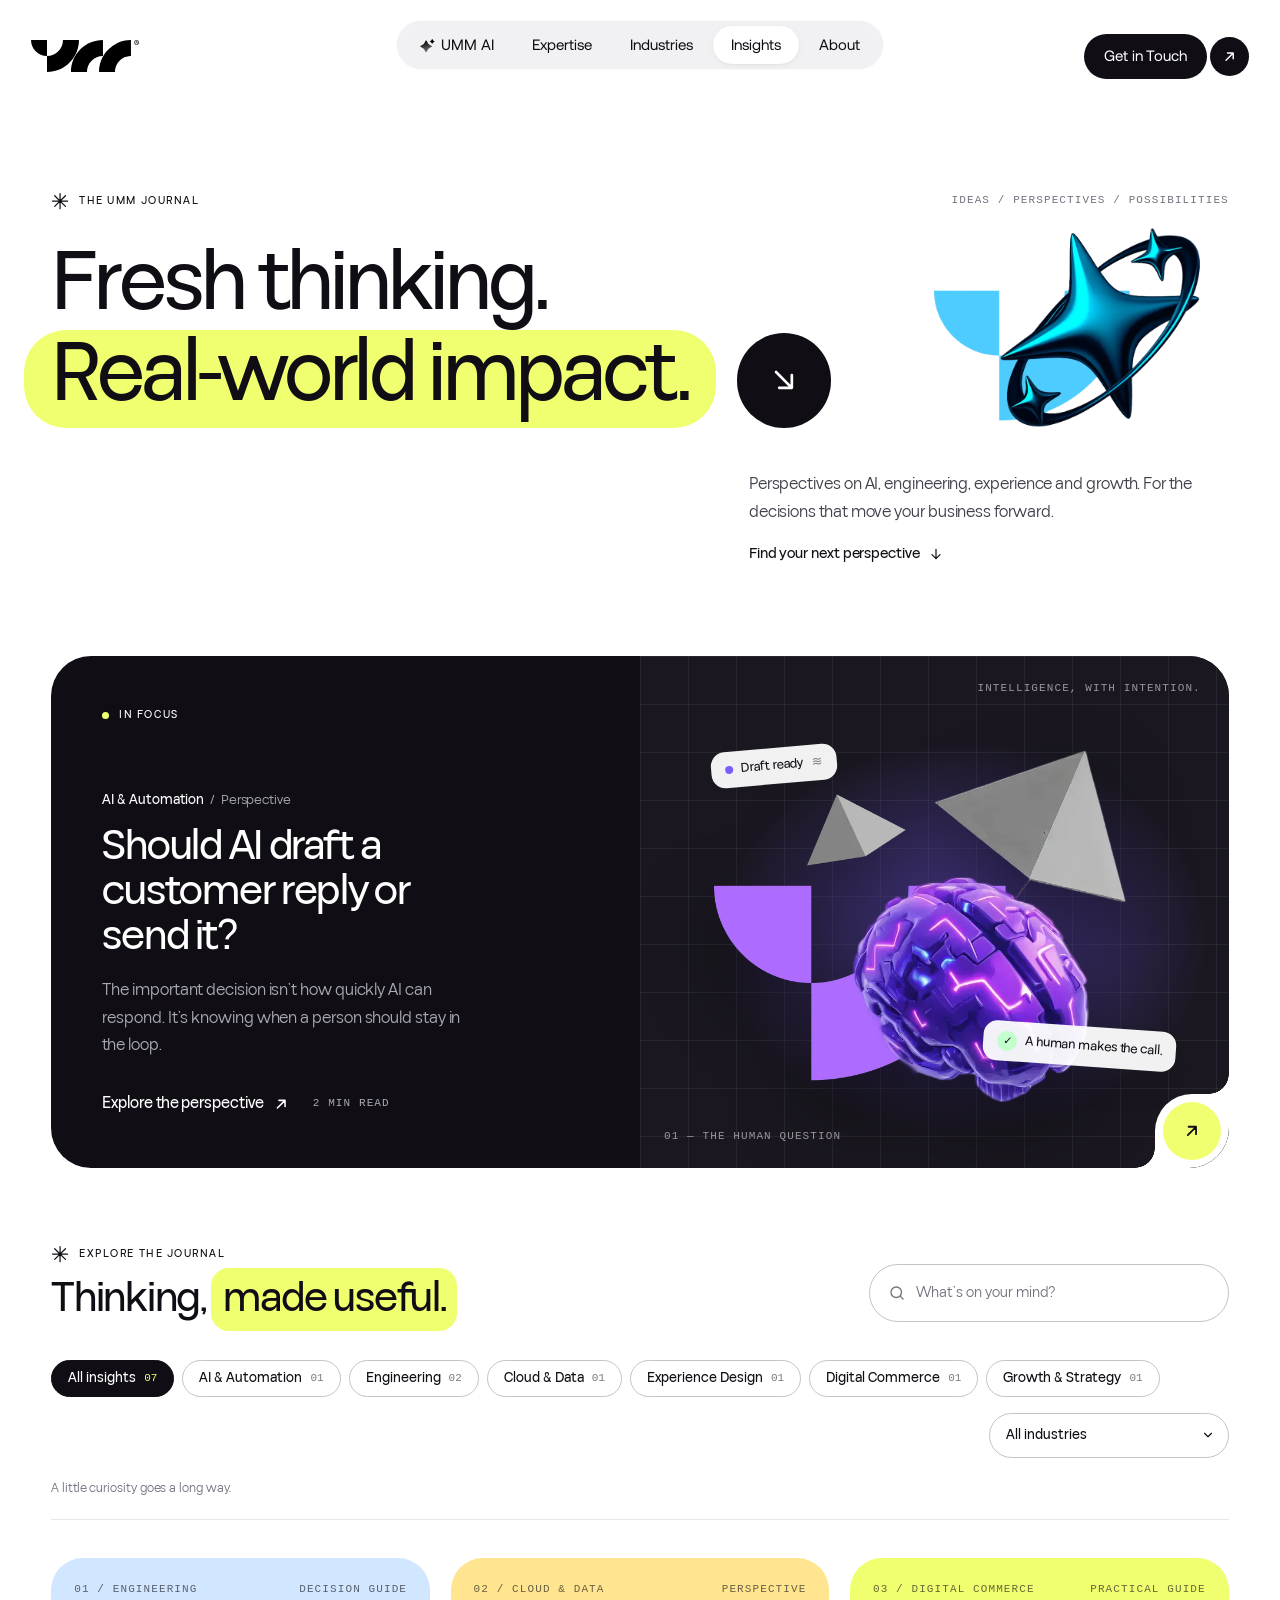
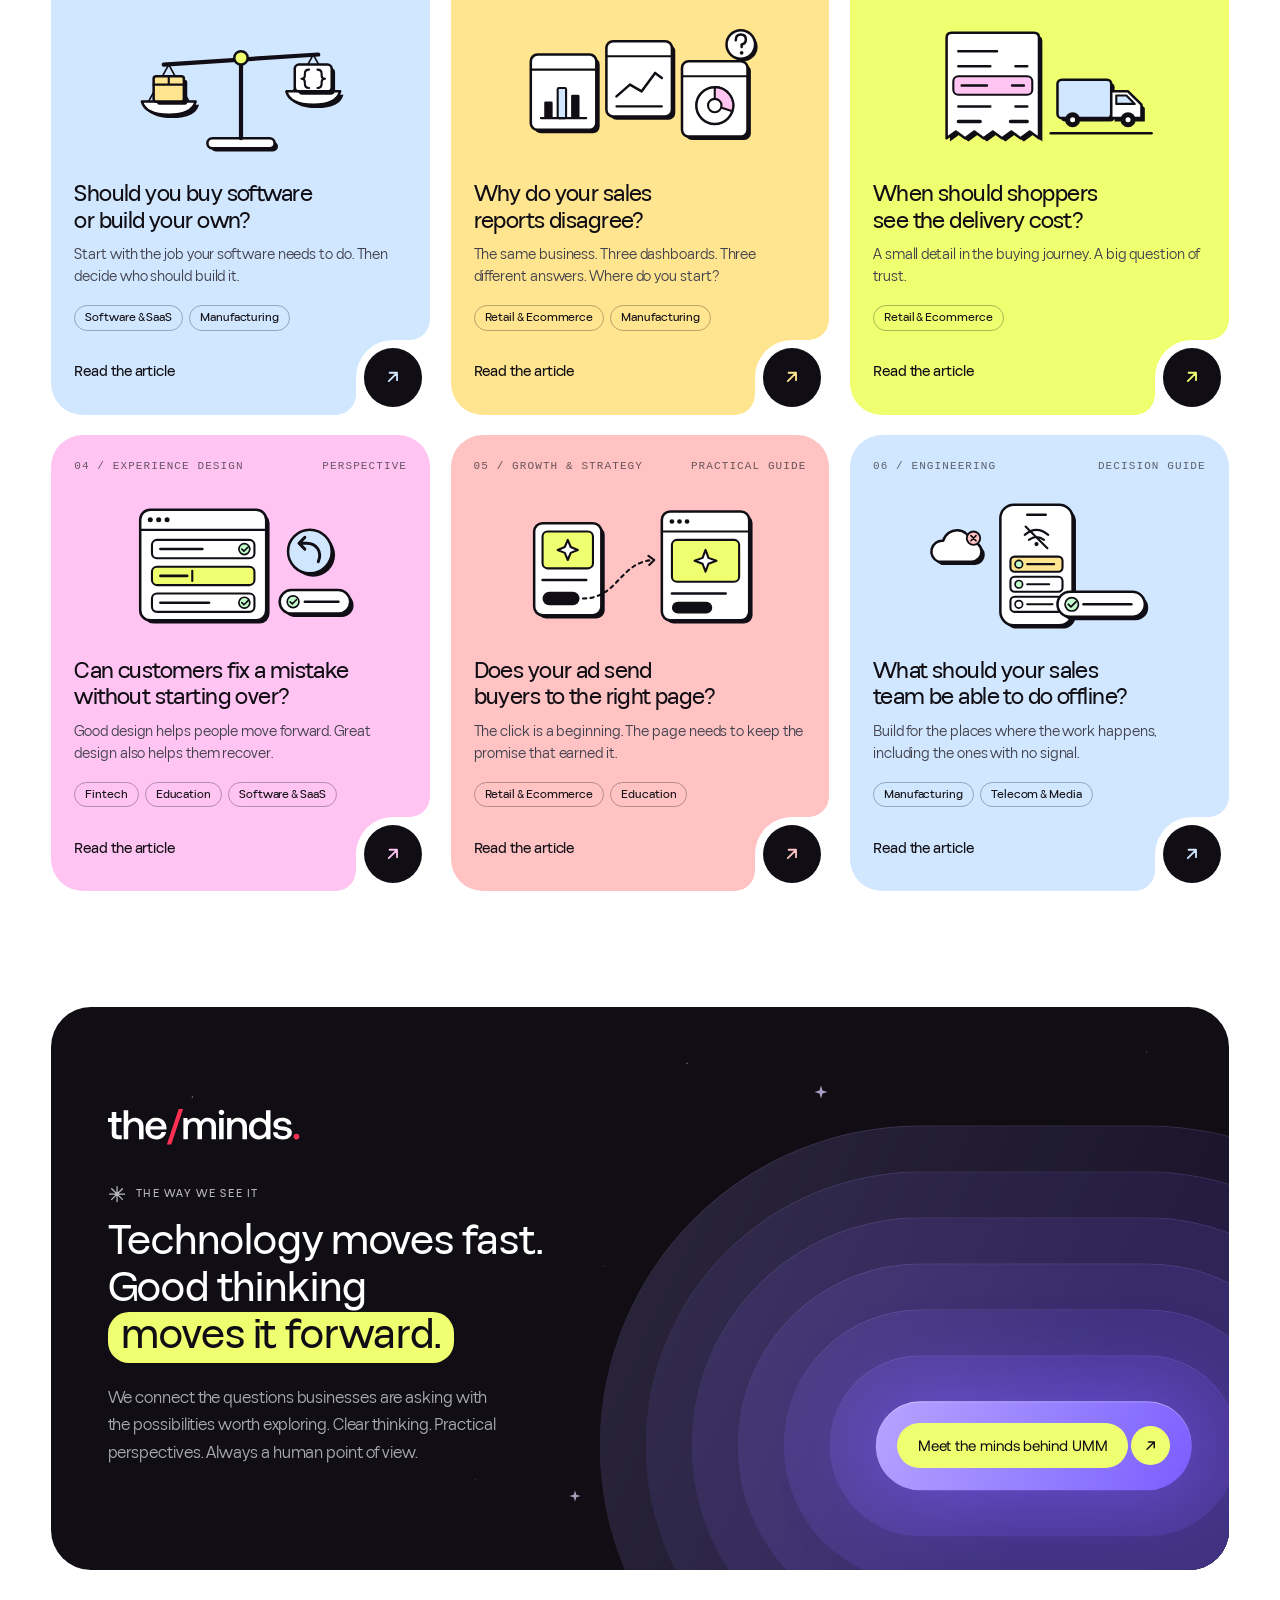
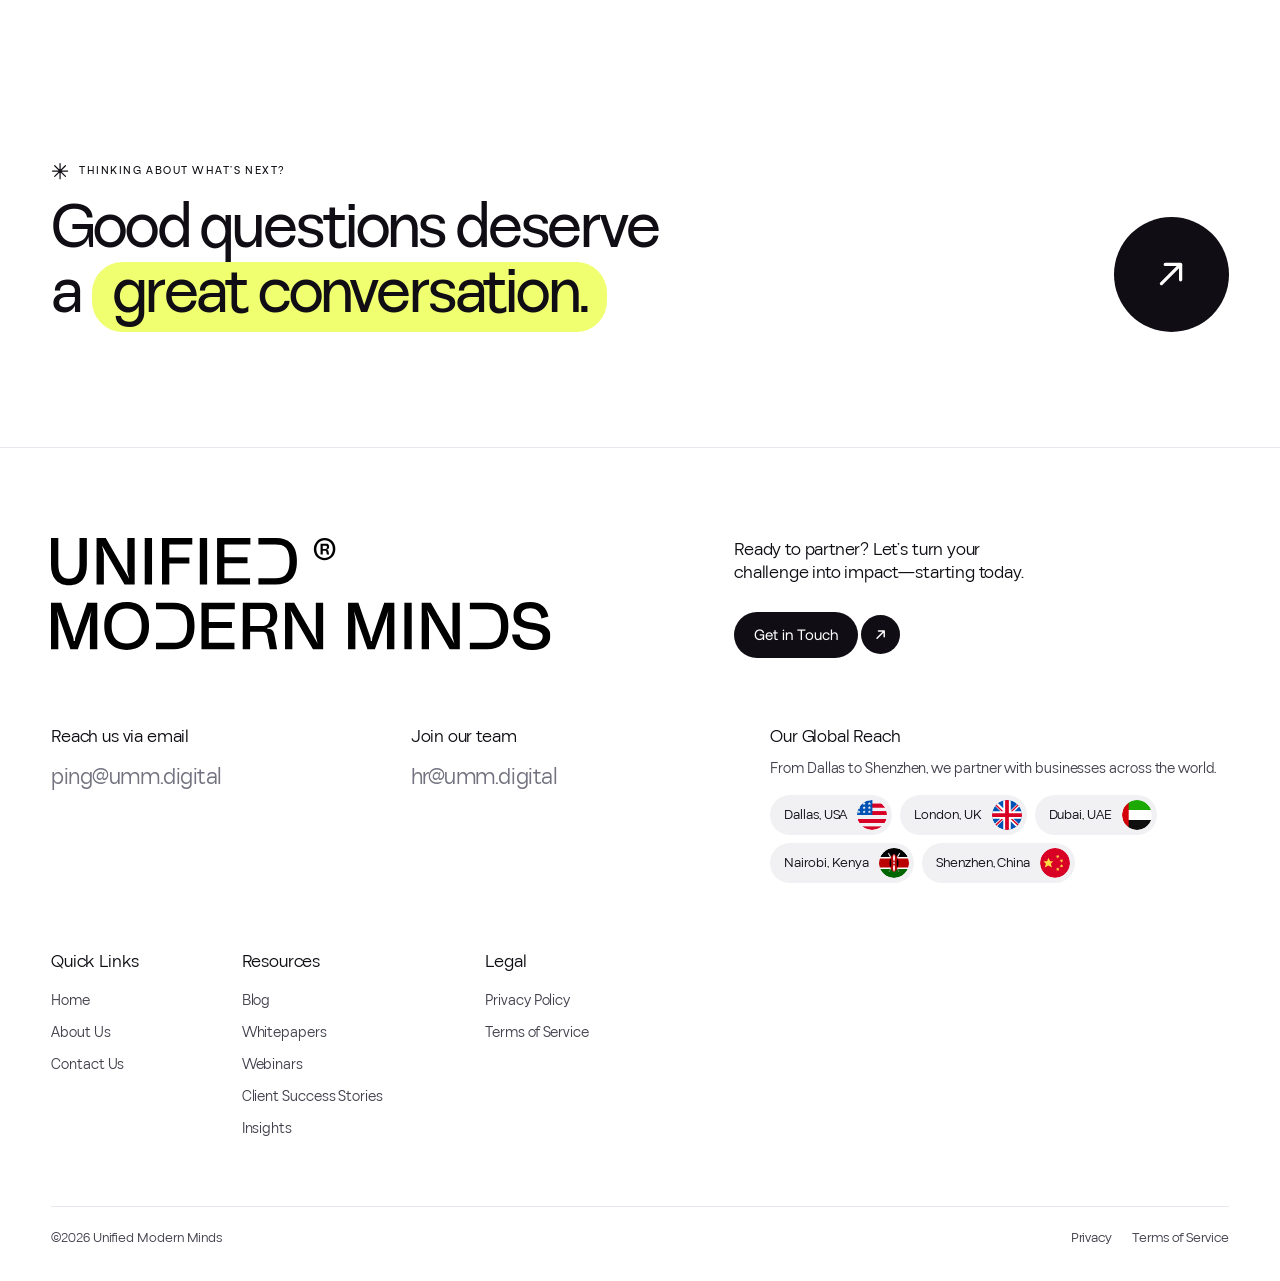
<file: index.html>
<!doctype html>
<html lang="en">
<head>
  <meta charset="utf-8">
  <meta name="viewport" content="width=device-width, initial-scale=1">
  <title>Insights — The UMM Journal | Unified Modern Minds</title>
  <meta name="description" content="Perspectives on AI, engineering, experience and growth. For the decisions that move your business forward.">
  <meta property="og:type" content="website">
  <meta property="og:title" content="The UMM Journal — Fresh thinking. Real-world impact.">
  <meta property="og:description" content="Perspectives on AI, engineering, experience and growth. For the decisions that move your business forward.">
  <meta property="og:image" content="assets/img/Expertise.webp">
  <meta name="theme-color" content="#ffffff">
  <link rel="preload" href="assets/fonts/Mosvita-Medium.ttf" as="font" type="font/ttf" crossorigin>
  <link rel="stylesheet" href="assets/css/umm-blog.css">
  <script>document.documentElement.classList.add('js')</script>
</head>
<body>
  <a class="skip-link" href="#main">Skip to content</a>

  <!-- ===================== HEADER (same as umm.digital) ===================== -->
  <header class="site-header">
    <a class="site-logo" href="https://umm.digital/" aria-label="Unified Modern Minds — home">
      <img src="assets/img/umm-logo-black.svg" alt="UMM" width="150" height="36">
    </a>

    <nav class="site-nav" aria-label="Primary">
      <ul class="site-nav__pill">
        <li><button class="site-nav__trigger" type="button" aria-expanded="false" aria-controls="mega-ai"><img src="assets/img/ai-icon.svg" alt="">UMM AI</button></li>
        <li><button class="site-nav__trigger" type="button" aria-expanded="false" aria-controls="mega-expertise">Expertise</button></li>
        <li><button class="site-nav__trigger" type="button" aria-expanded="false" aria-controls="mega-industries">Industries</button></li>
        <li><button class="site-nav__trigger" type="button" aria-expanded="false" aria-controls="mega-resources" aria-current="page">Insights</button></li>
        <li><button class="site-nav__trigger" type="button" aria-expanded="false" aria-controls="mega-about">About</button></li>
      </ul>
    </nav>

    <div class="mega" id="mega-ai" data-label="UMM AI">
      <div class="mega__brand">
        <img class="mega__mark" src="assets/img/ai_-2.svg" alt="/ai>">
        <img class="mega__art" src="assets/img/UMM-AI.webp" alt="" loading="lazy">
      </div>
      <ul class="mega__links mega__links--rows3">
        <li><a href="https://umm.digital/ai-consulting/"><img src="assets/img/icons/ai1.svg" alt="">AI Consulting</a></li>
        <li><a href="https://umm.digital/ai-platforms/"><img src="assets/img/icons/ai3.svg" alt="">AI Platforms</a></li>
        <li><a href="https://umm.digital/winning-with-ai/"><img src="assets/img/icons/ai4.svg" alt="">Winning with AI</a></li>
        <li class="mega__feature"><a href="https://umm.digital/rage/" aria-label="RAGe AI — your AI guide to everything UMM"><img class="mega__art--card" src="assets/img/RAGe-AI.webp" alt="" loading="lazy"></a></li>
      </ul>
    </div>

    <div class="mega" id="mega-expertise" data-label="Expertise">
      <div class="mega__brand">
        <img class="mega__mark" src="assets/img/do_-1.svg" alt="<we/do>">
        <img class="mega__art" src="assets/img/Expertise.webp" alt="" loading="lazy">
      </div>
      <ul class="mega__links mega__links--rows4">
        <li><a href="https://umm.digital/service/ai-automation/"><img src="assets/img/icons/e1.svg" alt="">AI &amp; Automation</a></li>
        <li><a href="https://umm.digital/service/ux-digital-commerce/"><img src="assets/img/icons/e2.svg" alt="">UX &amp; Digital Commerce</a></li>
        <li><a href="https://umm.digital/service/digital-engineering/"><img src="assets/img/icons/e3.svg" alt="">Digital Engineering</a></li>
        <li><a href="https://umm.digital/service/cloud-data/"><img src="assets/img/icons/e4.svg" alt="">Cloud &amp; Data</a></li>
        <li><a href="https://umm.digital/service/customer-experience-ui-design/"><img src="assets/img/icons/e5.svg" alt="">Customer Experience &amp; UI Design</a></li>
        <li><a href="https://umm.digital/service/integrated-growth-strategy/"><img src="assets/img/icons/e6.svg" alt="">Integrated Growth &amp; Strategy</a></li>
      </ul>
    </div>

    <div class="mega" id="mega-industries" data-label="Industries">
      <div class="mega__brand">
        <img class="mega__mark" src="assets/img/sector-2.svg" alt="/sector.">
        <img class="mega__art" src="assets/img/3.png" alt="" loading="lazy">
      </div>
      <ul class="mega__links mega__links--rows5">
        <li><a href="https://umm.digital/fintech-banking-insurance/"><img src="assets/img/icons/s1.svg" alt="">Fintech, Banking &amp; Insurance</a></li>
        <li><a href="https://umm.digital/manufacturing/"><img src="assets/img/icons/s2.svg" alt="">Manufacturing</a></li>
        <li><a href="https://umm.digital/telecom/"><img src="assets/img/icons/s3.svg" alt="">Telecom &amp; Media</a></li>
        <li><a href="https://umm.digital/retail-and-ecommerce/"><img src="assets/img/icons/s4.svg" alt="">Retail &amp; Ecommerce</a></li>
        <li><a href="https://umm.digital/education/"><img src="assets/img/icons/s5.svg" alt="">Education</a></li>
        <li><a href="https://umm.digital/deep-tech-and-ai/"><img src="assets/img/icons/s6.svg" alt="">Deep-tech &amp; AI</a></li>
        <li><a href="https://umm.digital/software-and-saas/"><img src="assets/img/icons/s7.svg" alt="">Software &amp; SaaS</a></li>
        <li><a href="https://umm.digital/capital-markets-pe-vc/"><img src="assets/img/icons/s8.svg" alt="">Capital Markets, PE/VC</a></li>
        <li><a href="https://umm.digital/bio-tech-and-life-science/"><img src="assets/img/icons/s9.svg" alt="">Bio-Tech &amp; Life Science</a></li>
        <li><a href="https://umm.digital/government/"><img src="assets/img/icons/s10.svg" alt="">Government</a></li>
      </ul>
    </div>

    <div class="mega" id="mega-resources" data-label="Insights">
      <div class="mega__brand">
        <img class="mega__mark" src="assets/img/kw1.svg" alt="Kn{o}w.">
        <img class="mega__art" src="assets/img/Resources.webp" alt="" loading="lazy">
      </div>
      <ul class="mega__links mega__links--rows4">
        <li><a href="https://umm.digital/casestudies/"><img src="assets/img/icons/k1.svg" alt="">Case Studies</a></li>
        <li><a href="#"><img src="assets/img/icons/k2.svg" alt="">Client Corner</a></li>
        <li><a href="#"><img src="assets/img/icons/k3.svg" alt="">Partners</a></li>
        <li><a href="index.html" aria-current="page"><img src="assets/img/icons/k4.svg" alt="">Blog</a></li>
        <li><a href="#"><img src="assets/img/icons/k5.svg" alt="">White Papers</a></li>
        <li><a href="index.html"><img src="assets/img/icons/k6.svg" alt="">Insights</a></li>
        <li><a href="#"><img src="assets/img/icons/k7.svg" alt="">Webinars</a></li>
      </ul>
    </div>

    <div class="mega" id="mega-about" data-label="About">
      <div class="mega__brand">
        <img class="mega__mark" src="assets/img/minds-2.svg" alt="the/minds.">
        <img class="mega__art" src="assets/img/About.webp" alt="" loading="lazy">
      </div>
      <ul class="mega__links mega__links--rows3">
        <li><a href="https://umm.digital/about/"><img src="assets/img/icons/m1.svg" alt="">Journey</a></li>
        <li><a href="https://umm.digital/about/culture/"><img src="assets/img/icons/m2.svg" alt="">Life@umm</a></li>
        <li><a href="#"><img src="assets/img/icons/m3.svg" alt="">Career</a></li>
      </ul>
    </div>

    <div class="site-header__actions">
      <a class="umm-cta" href="https://umm.digital/contact/">
        <span class="umm-cta__label">Get in Touch</span>
        <span class="umm-cta__dot"><span class="fly" aria-hidden="true"><svg viewBox="0 0 24 24" fill="none" stroke="currentColor" stroke-width="2" stroke-linecap="round" stroke-linejoin="round"><path d="M7 17 17 7M9 7h8v8"/></svg><svg viewBox="0 0 24 24" fill="none" stroke="currentColor" stroke-width="2" stroke-linecap="round" stroke-linejoin="round"><path d="M7 17 17 7M9 7h8v8"/></svg></span></span>
      </a>
      <button class="menu-toggle" type="button" aria-label="Open menu" aria-expanded="false" aria-controls="mobile-menu">
        <svg viewBox="0 0 24 24" fill="none" stroke="currentColor" stroke-width="1.8" stroke-linecap="round"><path d="M4 7h16M4 12h16M4 17h10"/></svg>
      </button>
    </div>
  </header>
  <!-- Mobile menu is generated from the mega menus by umm-blog.js -->
  <div class="mobile-menu" id="mobile-menu" role="dialog" aria-modal="true" aria-label="Menu"></div>

  <main id="main">

    <!-- ===================== HERO ===================== -->
    <section class="j-hero" aria-labelledby="hero-title">
      <img class="j-hero__art" src="assets/img/Expertise.webp" alt="" width="420" height="335">
      <div class="wrap">
        <div class="j-hero__top">
          <p class="eyebrow"><svg viewBox="0 0 24 24" aria-hidden="true"><path d="M12 2v20M2 12h20M4.9 4.9l14.2 14.2M19.1 4.9 4.9 19.1"/></svg>The UMM Journal</p>
          <p class="mono">Ideas / Perspectives / Possibilities</p>
        </div>
        <div class="j-hero__head">
          <h1 class="j-hero__title display-xl" id="hero-title">
            <span class="line">Fresh thinking.</span>
            <span class="line"><span class="hl" data-umm-tone="citrus">Real-world impact.</span></span>
          </h1>
          <a class="round-cta" href="#insights" aria-label="Find your next perspective">
            <span class="fly" aria-hidden="true"><svg viewBox="0 0 24 24" fill="none" stroke="currentColor" stroke-width="1.7" stroke-linecap="round" stroke-linejoin="round"><path d="M7 7l10 10M17 9v8H9"/></svg><svg viewBox="0 0 24 24" fill="none" stroke="currentColor" stroke-width="1.7" stroke-linecap="round" stroke-linejoin="round"><path d="M7 7l10 10M17 9v8H9"/></svg></span>
          </a>
        </div>
        <div class="j-hero__foot">
          <p class="j-hero__lead">Perspectives on AI, engineering, experience and growth. For the decisions that move your business forward.</p>
          <a class="text-link" href="#insights"><span>Find your next perspective</span><svg width="16" height="16" viewBox="0 0 24 24" fill="none" stroke="currentColor" stroke-width="1.8" stroke-linecap="round" stroke-linejoin="round" aria-hidden="true"><path d="M12 5v14M6 13l6 6 6-6"/></svg></a>
        </div>
      </div>
    </section>

    <!-- ===================== IN FOCUS (featured) ===================== -->
    <section class="wrap" aria-label="In focus">
      <article class="feature reveal">
        <div class="feature__body">
          <p class="eyebrow eyebrow--dot">In focus</p>
          <p class="feature__kicker"><b>AI &amp; Automation</b> &nbsp;/&nbsp; Perspective</p>
          <h2 class="feature__title"><a class="feature__link" href="insights/should-ai-draft-or-send.html">Should AI draft a customer reply or send it?</a></h2>
          <p class="feature__excerpt">The important decision isn’t how quickly AI can respond. It’s knowing when a person should stay in the loop.</p>
          <div class="feature__foot">
            <span class="text-link"><span>Explore the perspective</span><span class="fly" aria-hidden="true"><svg viewBox="0 0 24 24" fill="none" stroke="currentColor" stroke-width="2" stroke-linecap="round" stroke-linejoin="round"><path d="M7 17 17 7M9 7h8v8"/></svg><svg viewBox="0 0 24 24" fill="none" stroke="currentColor" stroke-width="2" stroke-linecap="round" stroke-linejoin="round"><path d="M7 17 17 7M9 7h8v8"/></svg></span></span>
            <span class="mono">2 min read</span>
          </div>
        </div>
        <div class="feature__art" aria-hidden="true">
          <span class="mono feature__cap feature__cap--top">Intelligence, with intention.</span>
          <span class="float-chip float-chip--a"><span class="dot"></span>Draft ready <span style="opacity:.5">≋</span></span>
          <img src="assets/img/UMM-AI.webp" alt="" width="440" height="400">
          <span class="float-chip float-chip--b"><span class="tick">✓</span>A human makes the call.</span>
          <span class="mono feature__cap">01 — The human question</span>
        </div>
        <span class="notch" aria-hidden="true"><span class="notch__btn"><span class="fly"><svg viewBox="0 0 24 24" fill="none" stroke="currentColor" stroke-width="2.2" stroke-linecap="round" stroke-linejoin="round"><path d="M7 17 17 7M8 7h9v9"/></svg><svg viewBox="0 0 24 24" fill="none" stroke="currentColor" stroke-width="2.2" stroke-linecap="round" stroke-linejoin="round"><path d="M7 17 17 7M8 7h9v9"/></svg></span></span></span>
      </article>
    </section>

    <!-- ===================== EXPLORE ===================== -->
    <section class="explore" id="insights" aria-labelledby="explore-title">
      <div class="wrap">
        <div class="explore__head">
          <div>
            <p class="eyebrow"><svg viewBox="0 0 24 24" aria-hidden="true"><path d="M12 2v20M2 12h20M4.9 4.9l14.2 14.2M19.1 4.9 4.9 19.1"/></svg>Explore the journal</p>
            <h2 class="display-m" id="explore-title">Thinking, <span class="hl" data-umm-tone="citrus">made useful.</span></h2>
          </div>
          <label class="search">
            <span class="sr-only">Search insights</span>
            <svg viewBox="0 0 24 24" fill="none" stroke="currentColor" stroke-width="1.8" stroke-linecap="round" aria-hidden="true"><circle cx="11" cy="11" r="7"/><path d="m20 20-3.5-3.5"/></svg>
            <input type="search" placeholder="What’s on your mind?" data-filter-search autocomplete="off">
          </label>
        </div>

        <div class="filters">
          <div class="chips" role="group" aria-label="Filter by topic">
            <button class="chip-btn" type="button" aria-pressed="true" data-filter-cat="all">All insights <span class="count" data-count="all">07</span></button>
            <button class="chip-btn" type="button" aria-pressed="false" data-filter-cat="ai">AI &amp; Automation <span class="count" data-count="ai"></span></button>
            <button class="chip-btn" type="button" aria-pressed="false" data-filter-cat="engineering">Engineering <span class="count" data-count="engineering"></span></button>
            <button class="chip-btn" type="button" aria-pressed="false" data-filter-cat="cloud">Cloud &amp; Data <span class="count" data-count="cloud"></span></button>
            <button class="chip-btn" type="button" aria-pressed="false" data-filter-cat="experience">Experience Design <span class="count" data-count="experience"></span></button>
            <button class="chip-btn" type="button" aria-pressed="false" data-filter-cat="commerce">Digital Commerce <span class="count" data-count="commerce"></span></button>
            <button class="chip-btn" type="button" aria-pressed="false" data-filter-cat="growth">Growth &amp; Strategy <span class="count" data-count="growth"></span></button>
          </div>
          <div class="select-wrap">
            <label class="sr-only" for="industry">Filter by industry</label>
            <select id="industry" data-filter-industry>
              <option value="all">All industries</option>
              <option value="education">Education</option>
              <option value="fintech">Fintech, Banking &amp; Insurance</option>
              <option value="manufacturing">Manufacturing</option>
              <option value="retail">Retail &amp; Ecommerce</option>
              <option value="software">Software &amp; SaaS</option>
              <option value="telecom">Telecom &amp; Media</option>
            </select>
            <svg viewBox="0 0 24 24" fill="none" stroke="currentColor" stroke-width="2" stroke-linecap="round" stroke-linejoin="round" aria-hidden="true"><path d="m6 9 6 6 6-6"/></svg>
          </div>
          <p class="filters__note" data-filter-status aria-live="polite">A little curiosity goes a long way.</p>
        </div>

        <!-- Post cards. data-category / data-industries drive the filters.
             Tone per category: ai=lilac, engineering=sky, cloud=sun, commerce=citrus, experience=blossom, growth=coral -->
        <ul class="post-grid" data-post-grid>

          <!-- Featured post: hidden in "All" view (it's shown above), visible when filtering -->
          <li data-category="ai" data-industries="fintech telecom retail" data-featured>
            <article class="post-card" data-umm-tone="lilac">
              <div class="post-card__top"><span class="mono">AI &amp; Automation</span><span class="mono">Perspective</span></div>
              <div class="post-card__visual" aria-hidden="true"><img src="assets/img/illustrations/ai-draft-or-send.svg" alt="" loading="lazy" width="300" height="160"></div>
              <h3 class="post-card__title"><a href="insights/should-ai-draft-or-send.html">Should AI draft a customer reply or send it?</a></h3>
              <p class="post-card__excerpt">The important decision isn’t how quickly AI can respond. It’s knowing when a person should stay in the loop.</p>
              <ul class="tags"><li>Fintech</li><li>Telecom</li><li>Retail</li></ul>
              <div class="post-card__foot">Read the article</div>
              <span class="notch" aria-hidden="true"><span class="notch__btn"><span class="fly"><svg viewBox="0 0 24 24" fill="none" stroke="currentColor" stroke-width="2.2" stroke-linecap="round" stroke-linejoin="round"><path d="M7 17 17 7M8 7h9v9"/></svg><svg viewBox="0 0 24 24" fill="none" stroke="currentColor" stroke-width="2.2" stroke-linecap="round" stroke-linejoin="round"><path d="M7 17 17 7M8 7h9v9"/></svg></span></span></span>
            </article>
          </li>

          <li data-category="engineering" data-industries="software manufacturing">
            <article class="post-card reveal" data-umm-tone="sky">
              <div class="post-card__top"><span class="mono">01 / Engineering</span><span class="mono">Decision guide</span></div>
              <div class="post-card__visual" aria-hidden="true"><img src="assets/img/illustrations/buy-or-build.svg" alt="" loading="lazy" width="300" height="160"></div>
              <h3 class="post-card__title"><a href="insights/buy-software-or-build-your-own.html">Should you buy software or build your own?</a></h3>
              <p class="post-card__excerpt">Start with the job your software needs to do. Then decide who should build it.</p>
              <ul class="tags"><li>Software &amp; SaaS</li><li>Manufacturing</li></ul>
              <div class="post-card__foot">Read the article</div>
              <span class="notch" aria-hidden="true"><span class="notch__btn"><span class="fly"><svg viewBox="0 0 24 24" fill="none" stroke="currentColor" stroke-width="2.2" stroke-linecap="round" stroke-linejoin="round"><path d="M7 17 17 7M8 7h9v9"/></svg><svg viewBox="0 0 24 24" fill="none" stroke="currentColor" stroke-width="2.2" stroke-linecap="round" stroke-linejoin="round"><path d="M7 17 17 7M8 7h9v9"/></svg></span></span></span>
            </article>
          </li>

          <li data-category="cloud" data-industries="retail manufacturing software">
            <article class="post-card reveal" data-umm-tone="sun">
              <div class="post-card__top"><span class="mono">02 / Cloud &amp; Data</span><span class="mono">Perspective</span></div>
              <div class="post-card__visual" aria-hidden="true"><img src="assets/img/illustrations/sales-reports.svg" alt="" loading="lazy" width="300" height="160"></div>
              <h3 class="post-card__title"><a href="insights/why-sales-reports-disagree.html">Why do your sales reports disagree?</a></h3>
              <p class="post-card__excerpt">The same business. Three dashboards. Three different answers. Where do you start?</p>
              <ul class="tags"><li>Retail &amp; Ecommerce</li><li>Manufacturing</li></ul>
              <div class="post-card__foot">Read the article</div>
              <span class="notch" aria-hidden="true"><span class="notch__btn"><span class="fly"><svg viewBox="0 0 24 24" fill="none" stroke="currentColor" stroke-width="2.2" stroke-linecap="round" stroke-linejoin="round"><path d="M7 17 17 7M8 7h9v9"/></svg><svg viewBox="0 0 24 24" fill="none" stroke="currentColor" stroke-width="2.2" stroke-linecap="round" stroke-linejoin="round"><path d="M7 17 17 7M8 7h9v9"/></svg></span></span></span>
            </article>
          </li>

          <li data-category="commerce" data-industries="retail">
            <article class="post-card reveal" data-umm-tone="citrus">
              <div class="post-card__top"><span class="mono">03 / Digital Commerce</span><span class="mono">Practical guide</span></div>
              <div class="post-card__visual" aria-hidden="true"><img src="assets/img/illustrations/delivery-cost.svg" alt="" loading="lazy" width="300" height="160"></div>
              <h3 class="post-card__title"><a href="insights/when-to-show-delivery-cost.html">When should shoppers see the delivery cost?</a></h3>
              <p class="post-card__excerpt">A small detail in the buying journey. A big question of trust.</p>
              <ul class="tags"><li>Retail &amp; Ecommerce</li></ul>
              <div class="post-card__foot">Read the article</div>
              <span class="notch" aria-hidden="true"><span class="notch__btn"><span class="fly"><svg viewBox="0 0 24 24" fill="none" stroke="currentColor" stroke-width="2.2" stroke-linecap="round" stroke-linejoin="round"><path d="M7 17 17 7M8 7h9v9"/></svg><svg viewBox="0 0 24 24" fill="none" stroke="currentColor" stroke-width="2.2" stroke-linecap="round" stroke-linejoin="round"><path d="M7 17 17 7M8 7h9v9"/></svg></span></span></span>
            </article>
          </li>

          <li data-category="experience" data-industries="fintech education software">
            <article class="post-card reveal" data-umm-tone="blossom">
              <div class="post-card__top"><span class="mono">04 / Experience Design</span><span class="mono">Perspective</span></div>
              <div class="post-card__visual" aria-hidden="true"><img src="assets/img/illustrations/fix-a-mistake.svg" alt="" loading="lazy" width="300" height="160"></div>
              <h3 class="post-card__title"><a href="insights/fix-a-mistake-without-starting-over.html">Can customers fix a mistake without starting over?</a></h3>
              <p class="post-card__excerpt">Good design helps people move forward. Great design also helps them recover.</p>
              <ul class="tags"><li>Fintech</li><li>Education</li><li>Software &amp; SaaS</li></ul>
              <div class="post-card__foot">Read the article</div>
              <span class="notch" aria-hidden="true"><span class="notch__btn"><span class="fly"><svg viewBox="0 0 24 24" fill="none" stroke="currentColor" stroke-width="2.2" stroke-linecap="round" stroke-linejoin="round"><path d="M7 17 17 7M8 7h9v9"/></svg><svg viewBox="0 0 24 24" fill="none" stroke="currentColor" stroke-width="2.2" stroke-linecap="round" stroke-linejoin="round"><path d="M7 17 17 7M8 7h9v9"/></svg></span></span></span>
            </article>
          </li>

          <li data-category="growth" data-industries="retail education software">
            <article class="post-card reveal" data-umm-tone="coral">
              <div class="post-card__top"><span class="mono">05 / Growth &amp; Strategy</span><span class="mono">Practical guide</span></div>
              <div class="post-card__visual" aria-hidden="true"><img src="assets/img/illustrations/ad-to-right-page.svg" alt="" loading="lazy" width="300" height="160"></div>
              <h3 class="post-card__title"><a href="insights/does-your-ad-send-buyers-to-the-right-page.html">Does your ad send buyers to the right page?</a></h3>
              <p class="post-card__excerpt">The click is a beginning. The page needs to keep the promise that earned it.</p>
              <ul class="tags"><li>Retail &amp; Ecommerce</li><li>Education</li></ul>
              <div class="post-card__foot">Read the article</div>
              <span class="notch" aria-hidden="true"><span class="notch__btn"><span class="fly"><svg viewBox="0 0 24 24" fill="none" stroke="currentColor" stroke-width="2.2" stroke-linecap="round" stroke-linejoin="round"><path d="M7 17 17 7M8 7h9v9"/></svg><svg viewBox="0 0 24 24" fill="none" stroke="currentColor" stroke-width="2.2" stroke-linecap="round" stroke-linejoin="round"><path d="M7 17 17 7M8 7h9v9"/></svg></span></span></span>
            </article>
          </li>

          <li data-category="engineering" data-industries="manufacturing telecom">
            <article class="post-card reveal" data-umm-tone="sky">
              <div class="post-card__top"><span class="mono">06 / Engineering</span><span class="mono">Decision guide</span></div>
              <div class="post-card__visual" aria-hidden="true"><img src="assets/img/illustrations/offline-sales.svg" alt="" loading="lazy" width="300" height="160"></div>
              <h3 class="post-card__title"><a href="insights/what-your-sales-team-needs-offline.html">What should your sales team be able to do offline?</a></h3>
              <p class="post-card__excerpt">Build for the places where the work happens, including the ones with no signal.</p>
              <ul class="tags"><li>Manufacturing</li><li>Telecom &amp; Media</li></ul>
              <div class="post-card__foot">Read the article</div>
              <span class="notch" aria-hidden="true"><span class="notch__btn"><span class="fly"><svg viewBox="0 0 24 24" fill="none" stroke="currentColor" stroke-width="2.2" stroke-linecap="round" stroke-linejoin="round"><path d="M7 17 17 7M8 7h9v9"/></svg><svg viewBox="0 0 24 24" fill="none" stroke="currentColor" stroke-width="2.2" stroke-linecap="round" stroke-linejoin="round"><path d="M7 17 17 7M8 7h9v9"/></svg></span></span></span>
            </article>
          </li>
        </ul>

        <div class="empty-state" data-empty-state>
          <h3 class="display-s">Nothing here <span class="hl" data-umm-tone="citrus">yet.</span></h3>
          <p>Try another topic or industry — a little curiosity goes a long way.</p>
          <button class="btn btn--outline" type="button" data-filter-reset style="margin-top:20px">Show all insights</button>
        </div>

        <div class="load-more" data-load-more hidden>
          <button class="btn btn--outline" type="button" data-load-more-btn>More perspectives <span class="mono" data-load-more-count></span></button>
          <p class="mono" data-load-more-status></p>
        </div>
      </div>
    </section>

    <!-- ===================== THE WAY WE SEE IT ===================== -->
    <section class="minds" aria-labelledby="minds-title">
      <div class="wrap">
        <div class="minds__panel reveal">
          <svg class="minds__spark" style="top:14%;right:34%;width:14px" viewBox="0 0 24 24" aria-hidden="true"><path d="M12 1l2.6 8.4L23 12l-8.4 2.6L12 23l-2.6-8.4L1 12l8.4-2.6Z"/></svg>
          <svg class="minds__spark" style="top:30%;right:9%;width:10px" viewBox="0 0 24 24" aria-hidden="true"><path d="M12 1l2.6 8.4L23 12l-8.4 2.6L12 23l-2.6-8.4L1 12l8.4-2.6Z"/></svg>
          <svg class="minds__spark" style="bottom:12%;left:44%;width:12px" viewBox="0 0 24 24" aria-hidden="true"><path d="M12 1l2.6 8.4L23 12l-8.4 2.6L12 23l-2.6-8.4L1 12l8.4-2.6Z"/></svg>
          <div class="minds__copy">
            <img class="minds__mark" src="assets/img/minds-2.svg" alt="the/minds." loading="lazy" width="240" height="62">
            <p class="eyebrow"><svg viewBox="0 0 24 24" aria-hidden="true"><path d="M12 2v20M2 12h20M4.9 4.9l14.2 14.2M19.1 4.9 4.9 19.1"/></svg>The way we see it</p>
            <h2 class="minds__title" id="minds-title"><span class="line">Technology moves fast.</span> <span class="line">Good thinking</span> <span class="line"><span class="hl" data-umm-tone="citrus">moves it forward.</span></span></h2>
            <p class="minds__body">We connect the questions businesses are asking with the possibilities worth exploring. Clear thinking. Practical perspectives. Always a human point of view.</p>
          </div>
          <div class="minds__orbit">
            <div class="orbit-core">
              <span class="orbit-ring" style="--i:6"></span><span class="orbit-ring" style="--i:5"></span><span class="orbit-ring" style="--i:4"></span><span class="orbit-ring" style="--i:3"></span><span class="orbit-ring" style="--i:2"></span><span class="orbit-ring" style="--i:1"></span><span class="orbit-ring orbit-ring--core" style="--i:0"></span>
              <a class="umm-cta umm-cta--citrus" href="https://umm.digital/about/">
                <span class="umm-cta__label">Meet the minds behind UMM</span>
                <span class="umm-cta__dot"><span class="fly" aria-hidden="true"><svg viewBox="0 0 24 24" fill="none" stroke="currentColor" stroke-width="2" stroke-linecap="round" stroke-linejoin="round"><path d="M7 17 17 7M9 7h8v8"/></svg><svg viewBox="0 0 24 24" fill="none" stroke="currentColor" stroke-width="2" stroke-linecap="round" stroke-linejoin="round"><path d="M7 17 17 7M9 7h8v8"/></svg></span></span>
              </a>
            </div>
          </div>
        </div>
      </div>
    </section>

    <!-- ===================== LET'S TALK ===================== -->
    <section class="talk" aria-labelledby="talk-title">
      <div class="wrap">
        <p class="eyebrow"><svg viewBox="0 0 24 24" aria-hidden="true"><path d="M12 2v20M2 12h20M4.9 4.9l14.2 14.2M19.1 4.9 4.9 19.1"/></svg>Thinking about what’s next?</p>
        <div class="talk__row">
          <h2 class="talk__title display-l" id="talk-title"><span class="line">Good questions deserve</span> <span class="line">a <span class="hl" data-umm-tone="citrus">great conversation.</span></span></h2>
          <a class="round-cta" href="https://umm.digital/contact/" aria-label="Start a conversation with UMM">
            <span class="fly" aria-hidden="true"><svg viewBox="0 0 24 24" fill="none" stroke="currentColor" stroke-width="1.7" stroke-linecap="round" stroke-linejoin="round"><path d="M7 17 17 7M9 7h8v8"/></svg><svg viewBox="0 0 24 24" fill="none" stroke="currentColor" stroke-width="1.7" stroke-linecap="round" stroke-linejoin="round"><path d="M7 17 17 7M9 7h8v8"/></svg></span>
          </a>
        </div>
      </div>
    </section>
  </main>

  <!-- ===================== FOOTER (same as umm.digital) ===================== -->
  <footer class="site-footer">
    <div class="wrap">
      <div class="footer-top">
        <a href="https://umm.digital/" aria-label="Unified Modern Minds — home"><img class="footer-wordmark" src="assets/img/ummlogotxt.svg" alt="Unified Modern Minds" loading="lazy"></a>
        <div class="footer-partner">
          <p>Ready to partner? Let’s turn your challenge into impact—starting today.</p>
          <a class="umm-cta" href="https://umm.digital/contact/">
            <span class="umm-cta__label">Get in Touch</span>
            <span class="umm-cta__dot"><span class="fly" aria-hidden="true"><svg viewBox="0 0 24 24" fill="none" stroke="currentColor" stroke-width="2" stroke-linecap="round" stroke-linejoin="round"><path d="M7 17 17 7M9 7h8v8"/></svg><svg viewBox="0 0 24 24" fill="none" stroke="currentColor" stroke-width="2" stroke-linecap="round" stroke-linejoin="round"><path d="M7 17 17 7M9 7h8v8"/></svg></span></span>
          </a>
        </div>
      </div>
      <div class="footer-mid">
        <div><h2 class="footer-h">Reach us via email</h2><a class="footer-mail" href="mailto:ping@umm.digital">ping@umm.digital</a></div>
        <div><h2 class="footer-h">Join our team</h2><a class="footer-mail" href="mailto:hr@umm.digital">hr@umm.digital</a></div>
        <div class="footer-reach">
          <h2 class="footer-h">Our Global Reach</h2>
          <p>From Dallas to Shenzhen, we partner with businesses across the world.</p>
          <ul class="city-pills">
            <li>Dallas, USA <img src="assets/img/flags/us.svg" alt="" loading="lazy"></li>
            <li>London, UK <img src="assets/img/flags/uk.svg" alt="" loading="lazy"></li>
            <li>Dubai, UAE <img src="assets/img/flags/ae.svg" alt="" loading="lazy"></li>
            <li>Nairobi, Kenya <img src="assets/img/flags/ke.svg" alt="" loading="lazy"></li>
            <li>Shenzhen, China <img src="assets/img/flags/cn.svg" alt="" loading="lazy"></li>
          </ul>
        </div>
      </div>
      <div class="footer-links">
        <div><h2 class="footer-h">Quick Links</h2><ul><li><a href="https://umm.digital/">Home</a></li><li><a href="https://umm.digital/about/">About Us</a></li><li><a href="https://umm.digital/contact/">Contact Us</a></li></ul></div>
        <div><h2 class="footer-h">Resources</h2><ul><li><a href="index.html">Blog</a></li><li><a href="#">Whitepapers</a></li><li><a href="#">Webinars</a></li><li><a href="https://umm.digital/casestudies/">Client Success Stories</a></li><li><a href="index.html">Insights</a></li></ul></div>
        <div><h2 class="footer-h">Legal</h2><ul><li><a href="#">Privacy Policy</a></li><li><a href="#">Terms of Service</a></li></ul></div>
      </div>
      <div class="footer-bottom">
        <p>©2026 Unified Modern Minds</p>
        <nav aria-label="Legal"><a href="#">Privacy</a><a href="#">Terms of Service</a></nav>
      </div>
    </div>
  </footer>

  <button class="to-top" type="button" aria-label="Back to top" data-to-top>
    <svg viewBox="0 0 56 56" aria-hidden="true"><circle cx="28" cy="28" r="26" pathLength="100" stroke-dasharray="100" stroke-dashoffset="100" data-to-top-ring/></svg>
    <svg viewBox="0 0 24 24" fill="none" stroke="currentColor" stroke-width="2" stroke-linecap="round" stroke-linejoin="round" aria-hidden="true"><path d="M12 19V5M5 12l7-7 7 7"/></svg>
  </button>

  <script src="assets/js/umm-blog.js" defer></script>
</body>
</html>
</file>
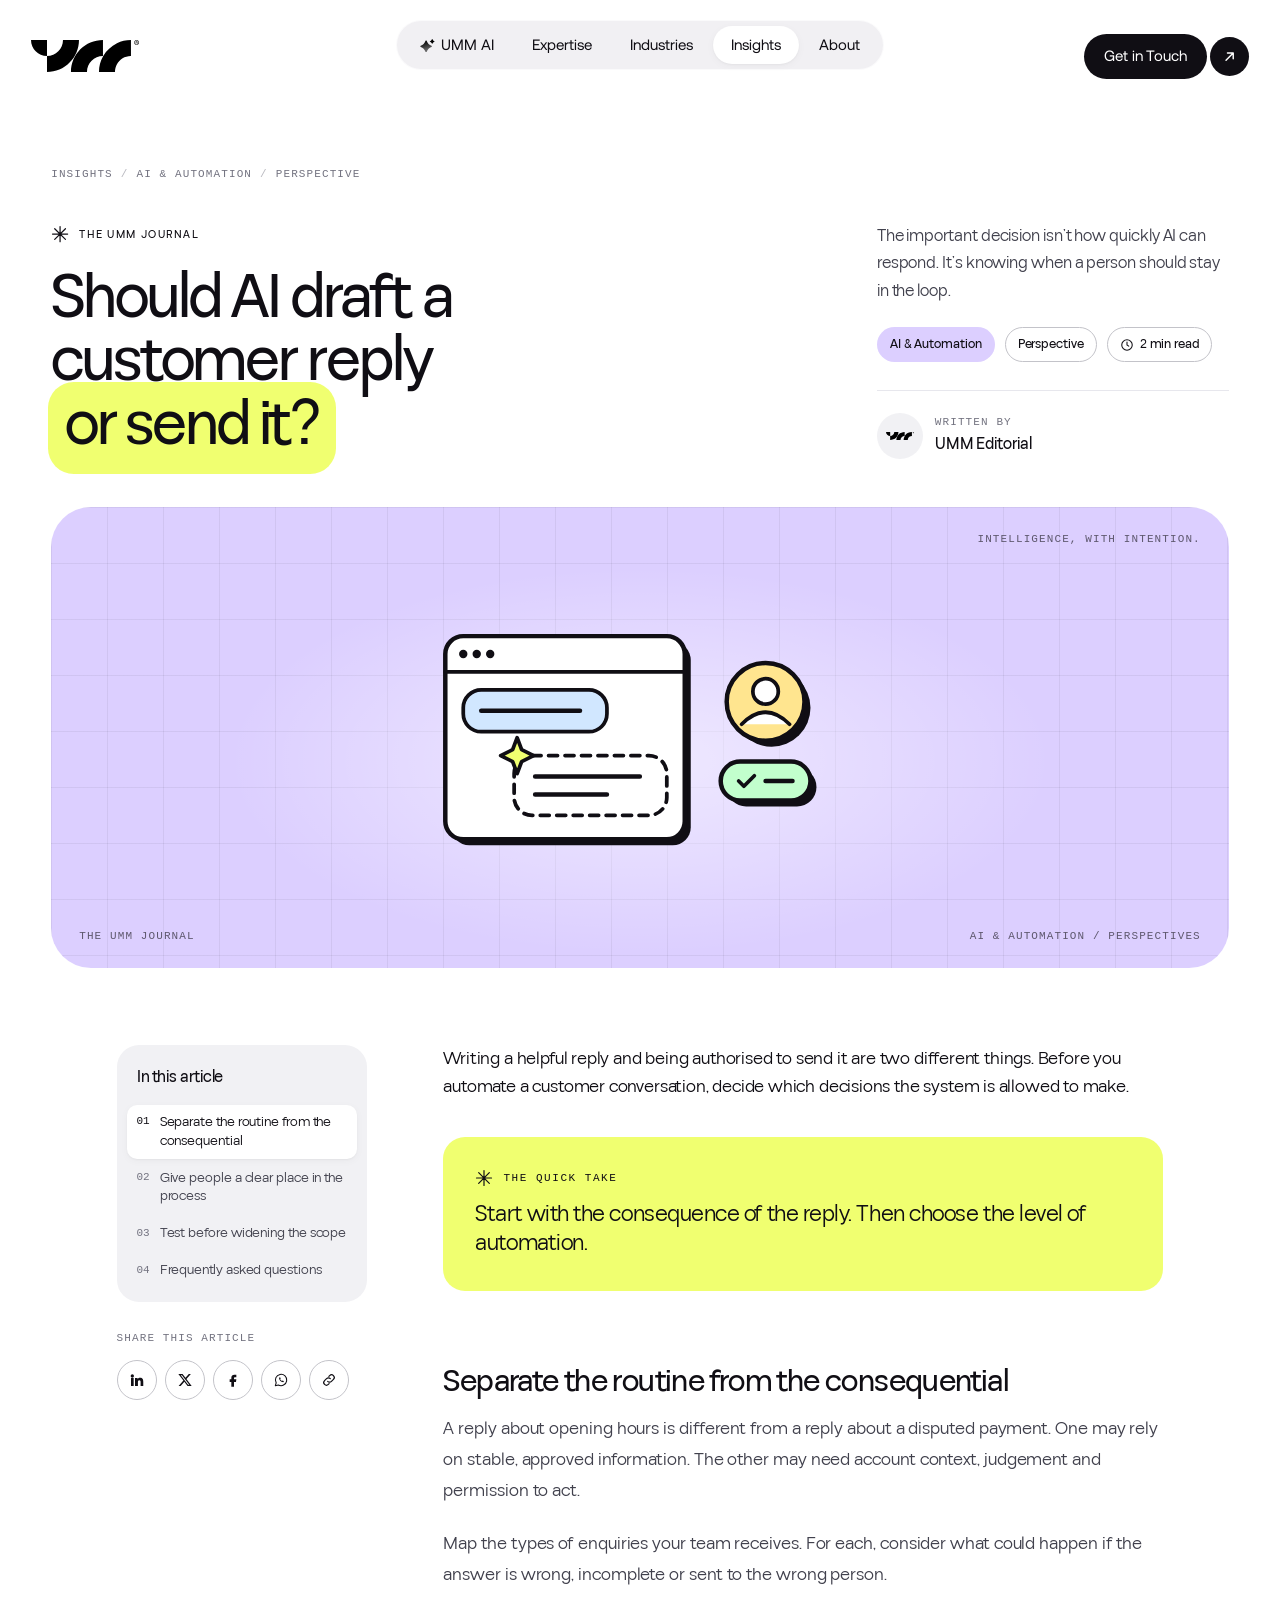
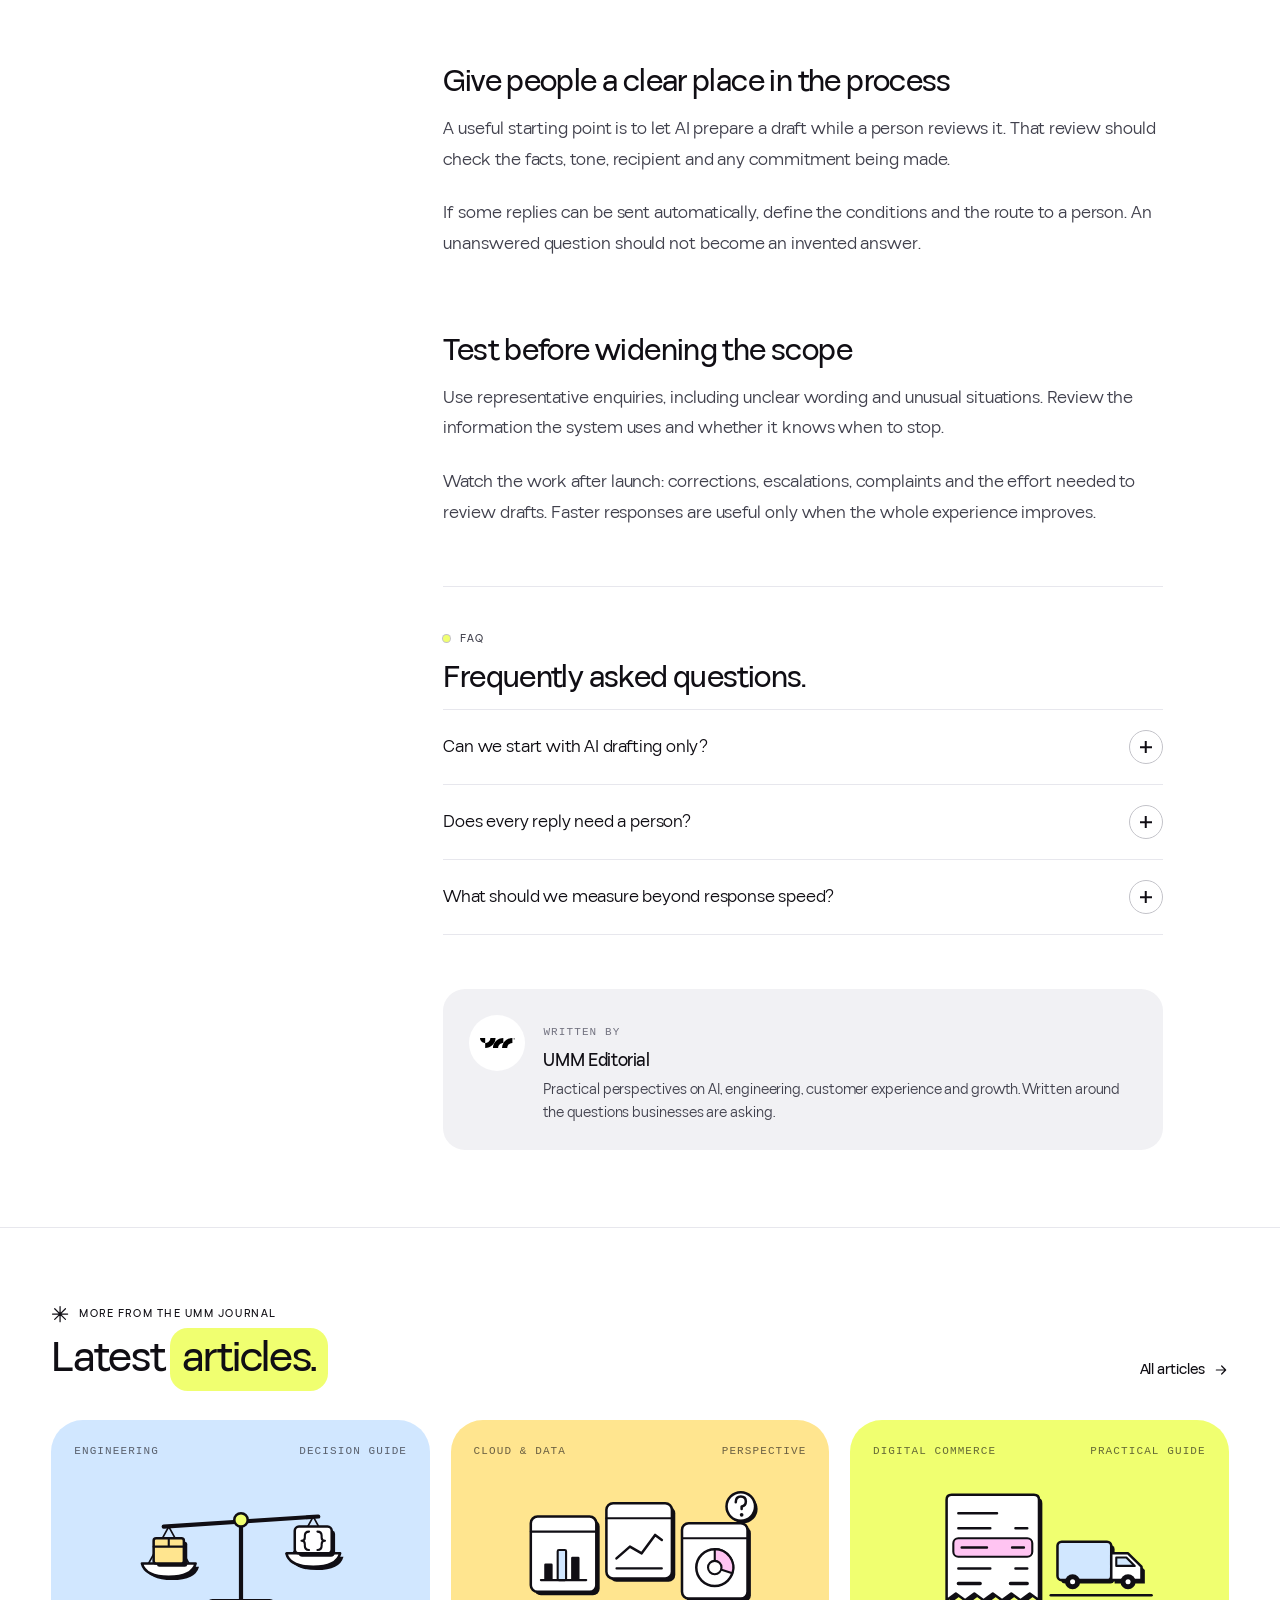
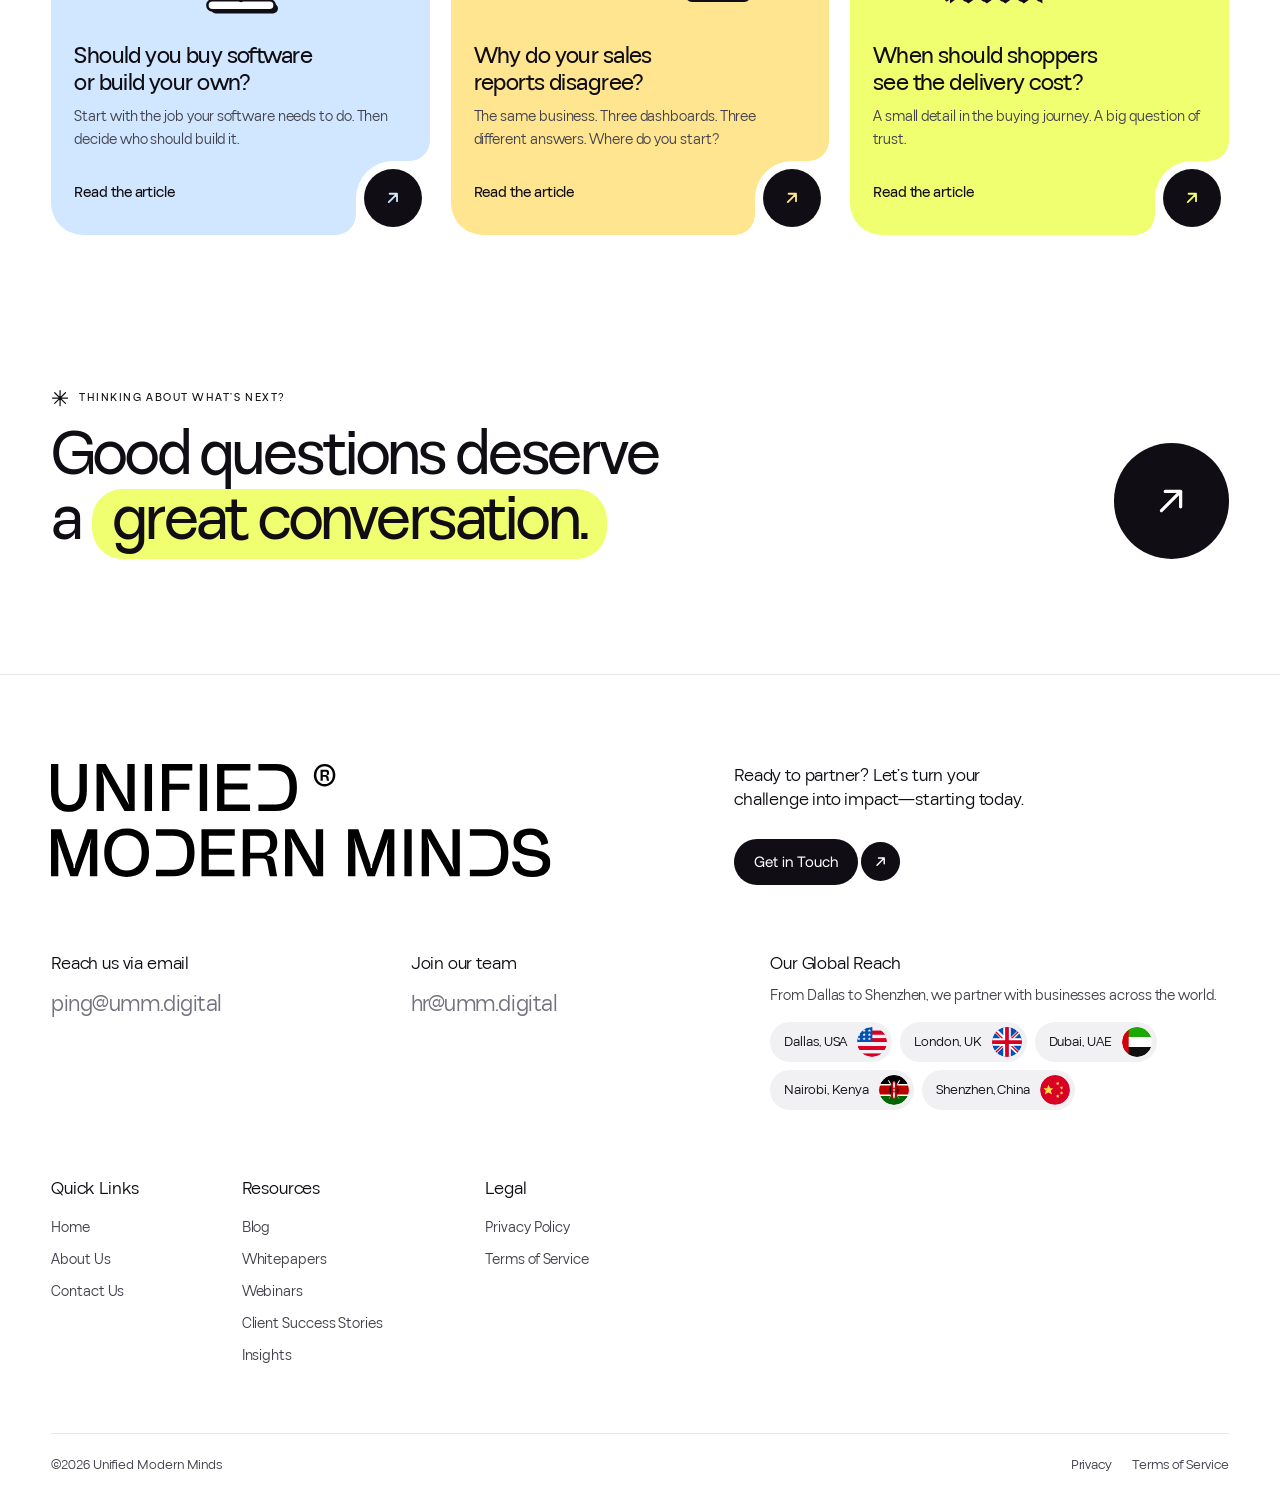
<file: insights/should-ai-draft-or-send.html>
<!doctype html>
<html lang="en">
<head>
  <meta charset="utf-8">
  <meta name="viewport" content="width=device-width, initial-scale=1">
  <title>Should AI draft a customer reply or send it? — The UMM Journal</title>
  <meta name="description" content="The important decision isn’t how quickly AI can respond. It’s knowing when a person should stay in the loop.">
  <meta property="og:type" content="article">
  <meta property="og:title" content="Should AI draft a customer reply or send it?">
  <meta property="og:description" content="The important decision isn’t how quickly AI can respond. It’s knowing when a person should stay in the loop.">
  <meta property="og:image" content="../assets/img/illustrations/ai-draft-or-send.svg">
  <meta name="twitter:card" content="summary_large_image">
  <meta name="theme-color" content="#ffffff">
  <link rel="preload" href="../assets/fonts/Mosvita-Medium.ttf" as="font" type="font/ttf" crossorigin>
  <link rel="stylesheet" href="../assets/css/umm-blog.css">
  <script>document.documentElement.classList.add('js')</script>
  <script type="application/ld+json">
  {
    "@context": "https://schema.org",
    "@graph": [
      {
        "@type": "Article",
        "headline": "Should AI draft a customer reply or send it?",
        "description": "The important decision isn’t how quickly AI can respond. It’s knowing when a person should stay in the loop.",
        "articleSection": "AI & Automation",
        "author": { "@type": "Organization", "name": "UMM Editorial" },
        "publisher": { "@type": "Organization", "name": "Unified Modern Minds", "url": "https://umm.digital/" }
      },
      {
        "@type": "FAQPage",
        "mainEntity": [
          { "@type": "Question", "name": "Can we start with AI drafting only?", "acceptedAnswer": { "@type": "Answer", "text": "Yes. Start with reviewed drafts, then assess quality, exceptions and customer feedback before allowing automatic replies." } },
          { "@type": "Question", "name": "Does every reply need a person?", "acceptedAnswer": { "@type": "Answer", "text": "Set review rules by consequence and uncertainty; routine answers may be suitable when sources and permissions are clear." } },
          { "@type": "Question", "name": "What should we measure beyond response speed?", "acceptedAnswer": { "@type": "Answer", "text": "Track corrections, escalations, complaints and review effort to understand whether automation improves the customer’s experience overall." } }
        ]
      }
    ]
  }
  </script>
</head>
<body>
  <a class="skip-link" href="#main">Skip to content</a>
  <div class="read-progress" data-read-progress aria-hidden="true"></div>

  <!-- ===================== HEADER (same as umm.digital) ===================== -->
  <header class="site-header">
    <a class="site-logo" href="https://umm.digital/" aria-label="Unified Modern Minds — home">
      <img src="../assets/img/umm-logo-black.svg" alt="UMM" width="150" height="36">
    </a>

    <nav class="site-nav" aria-label="Primary">
      <ul class="site-nav__pill">
        <li><button class="site-nav__trigger" type="button" aria-expanded="false" aria-controls="mega-ai"><img src="../assets/img/ai-icon.svg" alt="">UMM AI</button></li>
        <li><button class="site-nav__trigger" type="button" aria-expanded="false" aria-controls="mega-expertise">Expertise</button></li>
        <li><button class="site-nav__trigger" type="button" aria-expanded="false" aria-controls="mega-industries">Industries</button></li>
        <li><button class="site-nav__trigger" type="button" aria-expanded="false" aria-controls="mega-resources" aria-current="page">Insights</button></li>
        <li><button class="site-nav__trigger" type="button" aria-expanded="false" aria-controls="mega-about">About</button></li>
      </ul>
    </nav>

    <div class="mega" id="mega-ai" data-label="UMM AI">
      <div class="mega__brand">
        <img class="mega__mark" src="../assets/img/ai_-2.svg" alt="/ai>">
        <img class="mega__art" src="../assets/img/UMM-AI.webp" alt="" loading="lazy">
      </div>
      <ul class="mega__links mega__links--rows3">
        <li><a href="https://umm.digital/ai-consulting/"><img src="../assets/img/icons/ai1.svg" alt="">AI Consulting</a></li>
        <li><a href="https://umm.digital/ai-platforms/"><img src="../assets/img/icons/ai3.svg" alt="">AI Platforms</a></li>
        <li><a href="https://umm.digital/winning-with-ai/"><img src="../assets/img/icons/ai4.svg" alt="">Winning with AI</a></li>
        <li class="mega__feature"><a href="https://umm.digital/rage/" aria-label="RAGe AI — your AI guide to everything UMM"><img class="mega__art--card" src="../assets/img/RAGe-AI.webp" alt="" loading="lazy"></a></li>
      </ul>
    </div>

    <div class="mega" id="mega-expertise" data-label="Expertise">
      <div class="mega__brand">
        <img class="mega__mark" src="../assets/img/do_-1.svg" alt="<we/do>">
        <img class="mega__art" src="../assets/img/Expertise.webp" alt="" loading="lazy">
      </div>
      <ul class="mega__links mega__links--rows4">
        <li><a href="https://umm.digital/service/ai-automation/"><img src="../assets/img/icons/e1.svg" alt="">AI &amp; Automation</a></li>
        <li><a href="https://umm.digital/service/ux-digital-commerce/"><img src="../assets/img/icons/e2.svg" alt="">UX &amp; Digital Commerce</a></li>
        <li><a href="https://umm.digital/service/digital-engineering/"><img src="../assets/img/icons/e3.svg" alt="">Digital Engineering</a></li>
        <li><a href="https://umm.digital/service/cloud-data/"><img src="../assets/img/icons/e4.svg" alt="">Cloud &amp; Data</a></li>
        <li><a href="https://umm.digital/service/customer-experience-ui-design/"><img src="../assets/img/icons/e5.svg" alt="">Customer Experience &amp; UI Design</a></li>
        <li><a href="https://umm.digital/service/integrated-growth-strategy/"><img src="../assets/img/icons/e6.svg" alt="">Integrated Growth &amp; Strategy</a></li>
      </ul>
    </div>

    <div class="mega" id="mega-industries" data-label="Industries">
      <div class="mega__brand">
        <img class="mega__mark" src="../assets/img/sector-2.svg" alt="/sector.">
        <img class="mega__art" src="../assets/img/3.png" alt="" loading="lazy">
      </div>
      <ul class="mega__links mega__links--rows5">
        <li><a href="https://umm.digital/fintech-banking-insurance/"><img src="../assets/img/icons/s1.svg" alt="">Fintech, Banking &amp; Insurance</a></li>
        <li><a href="https://umm.digital/manufacturing/"><img src="../assets/img/icons/s2.svg" alt="">Manufacturing</a></li>
        <li><a href="https://umm.digital/telecom/"><img src="../assets/img/icons/s3.svg" alt="">Telecom &amp; Media</a></li>
        <li><a href="https://umm.digital/retail-and-ecommerce/"><img src="../assets/img/icons/s4.svg" alt="">Retail &amp; Ecommerce</a></li>
        <li><a href="https://umm.digital/education/"><img src="../assets/img/icons/s5.svg" alt="">Education</a></li>
        <li><a href="https://umm.digital/deep-tech-and-ai/"><img src="../assets/img/icons/s6.svg" alt="">Deep-tech &amp; AI</a></li>
        <li><a href="https://umm.digital/software-and-saas/"><img src="../assets/img/icons/s7.svg" alt="">Software &amp; SaaS</a></li>
        <li><a href="https://umm.digital/capital-markets-pe-vc/"><img src="../assets/img/icons/s8.svg" alt="">Capital Markets, PE/VC</a></li>
        <li><a href="https://umm.digital/bio-tech-and-life-science/"><img src="../assets/img/icons/s9.svg" alt="">Bio-Tech &amp; Life Science</a></li>
        <li><a href="https://umm.digital/government/"><img src="../assets/img/icons/s10.svg" alt="">Government</a></li>
      </ul>
    </div>

    <div class="mega" id="mega-resources" data-label="Insights">
      <div class="mega__brand">
        <img class="mega__mark" src="../assets/img/kw1.svg" alt="Kn{o}w.">
        <img class="mega__art" src="../assets/img/Resources.webp" alt="" loading="lazy">
      </div>
      <ul class="mega__links mega__links--rows4">
        <li><a href="https://umm.digital/casestudies/"><img src="../assets/img/icons/k1.svg" alt="">Case Studies</a></li>
        <li><a href="#"><img src="../assets/img/icons/k2.svg" alt="">Client Corner</a></li>
        <li><a href="#"><img src="../assets/img/icons/k3.svg" alt="">Partners</a></li>
        <li><a href="../index.html" aria-current="page"><img src="../assets/img/icons/k4.svg" alt="">Blog</a></li>
        <li><a href="#"><img src="../assets/img/icons/k5.svg" alt="">White Papers</a></li>
        <li><a href="../index.html"><img src="../assets/img/icons/k6.svg" alt="">Insights</a></li>
        <li><a href="#"><img src="../assets/img/icons/k7.svg" alt="">Webinars</a></li>
      </ul>
    </div>

    <div class="mega" id="mega-about" data-label="About">
      <div class="mega__brand">
        <img class="mega__mark" src="../assets/img/minds-2.svg" alt="the/minds.">
        <img class="mega__art" src="../assets/img/About.webp" alt="" loading="lazy">
      </div>
      <ul class="mega__links mega__links--rows3">
        <li><a href="https://umm.digital/about/"><img src="../assets/img/icons/m1.svg" alt="">Journey</a></li>
        <li><a href="https://umm.digital/about/culture/"><img src="../assets/img/icons/m2.svg" alt="">Life@umm</a></li>
        <li><a href="#"><img src="../assets/img/icons/m3.svg" alt="">Career</a></li>
      </ul>
    </div>

    <div class="site-header__actions">
      <a class="umm-cta" href="https://umm.digital/contact/">
        <span class="umm-cta__label">Get in Touch</span>
        <span class="umm-cta__dot"><span class="fly" aria-hidden="true"><svg viewBox="0 0 24 24" fill="none" stroke="currentColor" stroke-width="2" stroke-linecap="round" stroke-linejoin="round"><path d="M7 17 17 7M9 7h8v8"/></svg><svg viewBox="0 0 24 24" fill="none" stroke="currentColor" stroke-width="2" stroke-linecap="round" stroke-linejoin="round"><path d="M7 17 17 7M9 7h8v8"/></svg></span></span>
      </a>
      <button class="menu-toggle" type="button" aria-label="Open menu" aria-expanded="false" aria-controls="mobile-menu">
        <svg viewBox="0 0 24 24" fill="none" stroke="currentColor" stroke-width="1.8" stroke-linecap="round"><path d="M4 7h16M4 12h16M4 17h10"/></svg>
      </button>
    </div>
  </header>
  <!-- Mobile menu is generated from the mega menus by umm-blog.js -->
  <div class="mobile-menu" id="mobile-menu" role="dialog" aria-modal="true" aria-label="Menu"></div>

  <main id="main">
    <!-- Category tone: lilac = AI & Automation -->
    <article data-umm-tone="lilac">

      <!-- ============ ARTICLE HERO ============ -->
      <header class="a-hero">
        <div class="wrap">
          <ol class="crumbs mono" aria-label="Breadcrumb">
            <li><a href="../index.html">Insights</a></li>
            <li><a href="../index.html#insights">AI &amp; Automation</a></li>
            <li aria-current="page">Perspective</li>
          </ol>
          <div class="a-hero__grid">
            <div>
              <p class="eyebrow"><svg viewBox="0 0 24 24" aria-hidden="true"><path d="M12 2v20M2 12h20M4.9 4.9l14.2 14.2M19.1 4.9 4.9 19.1"/></svg>The UMM Journal</p>
              <h1 class="a-hero__title display-l">Should AI draft a customer reply <span class="hl" data-umm-tone="citrus">or send it?</span></h1>
            </div>
            <div>
              <p class="a-hero__dek">The important decision isn’t how quickly AI can respond. It’s knowing when a person should stay in the loop.</p>
              <div class="a-meta">
                <span class="pill pill--tone">AI &amp; Automation</span>
                <span class="pill">Perspective</span>
                <span class="pill"><svg width="14" height="14" viewBox="0 0 24 24" fill="none" stroke="currentColor" stroke-width="1.8" stroke-linecap="round" aria-hidden="true"><circle cx="12" cy="12" r="9"/><path d="M12 7v5l3 2"/></svg><span data-reading-time="auto">2 min read</span></span>
              </div>
              <div class="byline">
                <span class="avatar"><img src="../assets/img/umm-logo-black.svg" alt=""></span>
                <div><span class="mono">Written by</span><span class="byline__name">UMM Editorial</span></div>
              </div>
            </div>
          </div>
        </div>
      </header>

      <!-- ============ BANNER ============ -->
      <div class="wrap">
        <figure class="a-banner reveal" aria-hidden="true" style="margin:0">
          <span class="mono a-banner__cap--tr">Intelligence, with intention.</span>
          <img class="a-banner__illo" src="../assets/img/illustrations/ai-draft-or-send.svg" alt="" width="300" height="160">
          <span class="mono a-banner__cap--bl">The UMM Journal</span>
          <span class="mono a-banner__cap--br">AI &amp; Automation / Perspectives</span>
        </figure>
      </div>

      <!-- ============ BODY ============ -->
      <div class="wrap a-layout">
        <aside class="a-rail" aria-label="Article tools">
          <nav class="toc" aria-label="In this article">
            <details open>
              <summary>In this article <svg viewBox="0 0 24 24" fill="none" stroke="currentColor" stroke-width="2" stroke-linecap="round" stroke-linejoin="round" aria-hidden="true"><path d="m6 9 6 6 6-6"/></svg></summary>
              <ol data-toc-list></ol>
            </details>
          </nav>
          <div class="share">
            <p class="mono">Share this article</p>
            <ul class="share__list">
              <li><a href="#" data-share="linkedin" target="_blank" rel="noopener" aria-label="Share on LinkedIn"><svg viewBox="0 0 24 24" aria-hidden="true"><path fill="currentColor" d="M4.98 3.5a2.5 2.5 0 1 1 0 5 2.5 2.5 0 0 1 0-5zM3 9h4v12H3zM9 9h3.8v1.7h.05c.53-1 1.83-2.05 3.77-2.05 4.03 0 4.78 2.65 4.78 6.1V21h-4v-5.6c0-1.34-.02-3.06-1.86-3.06-1.87 0-2.15 1.46-2.15 2.96V21H9z"/></svg></a></li>
              <li><a href="#" data-share="x" target="_blank" rel="noopener" aria-label="Share on X"><svg viewBox="0 0 24 24" aria-hidden="true"><path fill="currentColor" d="M17.75 3h3.07l-6.7 7.66L22 21h-6.17l-4.83-6.32L5.47 21H2.4l7.17-8.2L2 3h6.33l4.37 5.77zm-1.08 16.2h1.7L7.4 4.73H5.58z"/></svg></a></li>
              <li><a href="#" data-share="facebook" target="_blank" rel="noopener" aria-label="Share on Facebook"><svg viewBox="0 0 24 24" aria-hidden="true"><path fill="currentColor" d="M14 8h3V4h-3c-2.76 0-4.5 1.79-4.5 4.6V11H7v4h2.5v7h4v-7h3l.5-4h-3.5V9c0-.6.4-1 1-1z"/></svg></a></li>
              <li><a href="#" data-share="whatsapp" target="_blank" rel="noopener" aria-label="Share on WhatsApp"><svg viewBox="0 0 24 24" aria-hidden="true"><path fill="none" stroke="currentColor" stroke-width="1.6" stroke-linejoin="round" d="M3.5 20.5l1.3-4.2A8.5 8.5 0 1 1 8 19.4z"/><path fill="currentColor" d="M9 8.5c0 3 2.5 6.5 6.3 6.8l1.2-1.6-2-1-1 .9c-1.2-.5-2.3-1.6-2.8-2.8l.9-1-1-2z"/></svg></a></li>
              <li><button type="button" data-share-copy aria-label="Copy link"><svg viewBox="0 0 24 24" aria-hidden="true"><path fill="none" stroke="currentColor" stroke-width="1.8" stroke-linecap="round" d="M10 14a4 4 0 0 0 5.66 0l3-3a4 4 0 0 0-5.66-5.66l-1.2 1.2M14 10a4 4 0 0 0-5.66 0l-3 3a4 4 0 0 0 5.66 5.66l1.2-1.2"/></svg></button></li>
            </ul>
            <p class="share__toast" data-share-toast aria-live="polite"></p>
          </div>
        </aside>

        <div class="prose" data-article-body>
          <p class="lead">Writing a helpful reply and being authorised to send it are two different things. Before you automate a customer conversation, decide which decisions the system is allowed to make.</p>

          <aside class="quick-take">
            <p class="quick-take__label"><svg viewBox="0 0 24 24" aria-hidden="true"><path d="M12 2v20M2 12h20M4.9 4.9l14.2 14.2M19.1 4.9 4.9 19.1"/></svg>The quick take</p>
            <p>Start with the consequence of the reply. Then choose the level of automation.</p>
          </aside>

          <h2>Separate the routine from the consequential</h2>
          <p>A reply about opening hours is different from a reply about a disputed payment. One may rely on stable, approved information. The other may need account context, judgement and permission to act.</p>
          <p>Map the types of enquiries your team receives. For each, consider what could happen if the answer is wrong, incomplete or sent to the wrong person.</p>

          <h2>Give people a clear place in the process</h2>
          <p>A useful starting point is to let AI prepare a draft while a person reviews it. That review should check the facts, tone, recipient and any commitment being made.</p>
          <p>If some replies can be sent automatically, define the conditions and the route to a person. An unanswered question should not become an invented answer.</p>

          <h2>Test before widening the scope</h2>
          <p>Use representative enquiries, including unclear wording and unusual situations. Review the information the system uses and whether it knows when to stop.</p>
          <p>Watch the work after launch: corrections, escalations, complaints and the effort needed to review drafts. Faster responses are useful only when the whole experience improves.</p>

          <section class="faq" aria-labelledby="questions">
            <p class="eyebrow eyebrow--dot">FAQ</p>
            <h2 id="questions" data-toc-label="Frequently asked questions">Frequently asked questions.</h2>
            <div class="faq__list">
              <details>
                <summary>Can we start with AI drafting only? <span class="plus" aria-hidden="true"></span></summary>
                <p>Yes. Start with reviewed drafts, then assess quality, exceptions and customer feedback before allowing automatic replies.</p>
              </details>
              <details>
                <summary>Does every reply need a person? <span class="plus" aria-hidden="true"></span></summary>
                <p>Set review rules by consequence and uncertainty; routine answers may be suitable when sources and permissions are clear.</p>
              </details>
              <details>
                <summary>What should we measure beyond response speed? <span class="plus" aria-hidden="true"></span></summary>
                <p>Track corrections, escalations, complaints and review effort to understand whether automation improves the customer’s experience overall.</p>
              </details>
            </div>
          </section>

          <aside class="author-card">
            <span class="avatar"><img src="../assets/img/umm-logo-black.svg" alt=""></span>
            <div>
              <span class="mono">Written by</span>
              <h3>UMM Editorial</h3>
              <p>Practical perspectives on AI, engineering, customer experience and growth. Written around the questions businesses are asking.</p>
            </div>
          </aside>
        </div>
      </div>
    </article>

    <!-- ============ RELATED ============ -->
    <section class="related" aria-labelledby="related-title">
      <div class="wrap">
        <div class="related__head">
          <div>
            <p class="eyebrow"><svg viewBox="0 0 24 24" aria-hidden="true"><path d="M12 2v20M2 12h20M4.9 4.9l14.2 14.2M19.1 4.9 4.9 19.1"/></svg>More from the UMM Journal</p>
            <h2 class="display-m" id="related-title">Latest <span class="hl" data-umm-tone="citrus">articles.</span></h2>
          </div>
          <a class="text-link" href="../index.html#insights"><span>All articles</span><svg width="16" height="16" viewBox="0 0 24 24" fill="none" stroke="currentColor" stroke-width="1.8" stroke-linecap="round" stroke-linejoin="round" aria-hidden="true"><path d="M5 12h14M13 6l6 6-6 6"/></svg></a>
        </div>
        <ul class="post-grid">
          <li>
            <article class="post-card reveal" data-umm-tone="sky">
              <div class="post-card__top"><span class="mono">Engineering</span><span class="mono">Decision guide</span></div>
              <div class="post-card__visual" aria-hidden="true"><img src="../assets/img/illustrations/buy-or-build.svg" alt="" loading="lazy" width="300" height="160"></div>
              <h3 class="post-card__title"><a href="buy-software-or-build-your-own.html">Should you buy software or build your own?</a></h3>
              <p class="post-card__excerpt">Start with the job your software needs to do. Then decide who should build it.</p>
              <div class="post-card__foot">Read the article</div>
              <span class="notch" aria-hidden="true"><span class="notch__btn"><span class="fly"><svg viewBox="0 0 24 24" fill="none" stroke="currentColor" stroke-width="2.2" stroke-linecap="round" stroke-linejoin="round"><path d="M7 17 17 7M8 7h9v9"/></svg><svg viewBox="0 0 24 24" fill="none" stroke="currentColor" stroke-width="2.2" stroke-linecap="round" stroke-linejoin="round"><path d="M7 17 17 7M8 7h9v9"/></svg></span></span></span>
            </article>
          </li>
          <li>
            <article class="post-card reveal" data-umm-tone="sun">
              <div class="post-card__top"><span class="mono">Cloud &amp; Data</span><span class="mono">Perspective</span></div>
              <div class="post-card__visual" aria-hidden="true"><img src="../assets/img/illustrations/sales-reports.svg" alt="" loading="lazy" width="300" height="160"></div>
              <h3 class="post-card__title"><a href="why-sales-reports-disagree.html">Why do your sales reports disagree?</a></h3>
              <p class="post-card__excerpt">The same business. Three dashboards. Three different answers. Where do you start?</p>
              <div class="post-card__foot">Read the article</div>
              <span class="notch" aria-hidden="true"><span class="notch__btn"><span class="fly"><svg viewBox="0 0 24 24" fill="none" stroke="currentColor" stroke-width="2.2" stroke-linecap="round" stroke-linejoin="round"><path d="M7 17 17 7M8 7h9v9"/></svg><svg viewBox="0 0 24 24" fill="none" stroke="currentColor" stroke-width="2.2" stroke-linecap="round" stroke-linejoin="round"><path d="M7 17 17 7M8 7h9v9"/></svg></span></span></span>
            </article>
          </li>
          <li>
            <article class="post-card reveal" data-umm-tone="citrus">
              <div class="post-card__top"><span class="mono">Digital Commerce</span><span class="mono">Practical guide</span></div>
              <div class="post-card__visual" aria-hidden="true"><img src="../assets/img/illustrations/delivery-cost.svg" alt="" loading="lazy" width="300" height="160"></div>
              <h3 class="post-card__title"><a href="when-to-show-delivery-cost.html">When should shoppers see the delivery cost?</a></h3>
              <p class="post-card__excerpt">A small detail in the buying journey. A big question of trust.</p>
              <div class="post-card__foot">Read the article</div>
              <span class="notch" aria-hidden="true"><span class="notch__btn"><span class="fly"><svg viewBox="0 0 24 24" fill="none" stroke="currentColor" stroke-width="2.2" stroke-linecap="round" stroke-linejoin="round"><path d="M7 17 17 7M8 7h9v9"/></svg><svg viewBox="0 0 24 24" fill="none" stroke="currentColor" stroke-width="2.2" stroke-linecap="round" stroke-linejoin="round"><path d="M7 17 17 7M8 7h9v9"/></svg></span></span></span>
            </article>
          </li>
        </ul>
      </div>
    </section>

    <!-- ============ LET'S TALK ============ -->
    <section class="talk" aria-labelledby="talk-title" style="padding-top:var(--umm-section-y-tight)">
      <div class="wrap">
        <p class="eyebrow"><svg viewBox="0 0 24 24" aria-hidden="true"><path d="M12 2v20M2 12h20M4.9 4.9l14.2 14.2M19.1 4.9 4.9 19.1"/></svg>Thinking about what’s next?</p>
        <div class="talk__row">
          <h2 class="talk__title display-l" id="talk-title"><span class="line">Good questions deserve</span> <span class="line">a <span class="hl" data-umm-tone="citrus">great conversation.</span></span></h2>
          <a class="round-cta" href="https://umm.digital/contact/" aria-label="Start a conversation with UMM">
            <span class="fly" aria-hidden="true"><svg viewBox="0 0 24 24" fill="none" stroke="currentColor" stroke-width="1.7" stroke-linecap="round" stroke-linejoin="round"><path d="M7 17 17 7M9 7h8v8"/></svg><svg viewBox="0 0 24 24" fill="none" stroke="currentColor" stroke-width="1.7" stroke-linecap="round" stroke-linejoin="round"><path d="M7 17 17 7M9 7h8v8"/></svg></span>
          </a>
        </div>
      </div>
    </section>
  </main>

  <!-- ===================== FOOTER (same as umm.digital) ===================== -->
  <footer class="site-footer">
    <div class="wrap">
      <div class="footer-top">
        <a href="https://umm.digital/" aria-label="Unified Modern Minds — home"><img class="footer-wordmark" src="../assets/img/ummlogotxt.svg" alt="Unified Modern Minds" loading="lazy"></a>
        <div class="footer-partner">
          <p>Ready to partner? Let’s turn your challenge into impact—starting today.</p>
          <a class="umm-cta" href="https://umm.digital/contact/">
            <span class="umm-cta__label">Get in Touch</span>
            <span class="umm-cta__dot"><span class="fly" aria-hidden="true"><svg viewBox="0 0 24 24" fill="none" stroke="currentColor" stroke-width="2" stroke-linecap="round" stroke-linejoin="round"><path d="M7 17 17 7M9 7h8v8"/></svg><svg viewBox="0 0 24 24" fill="none" stroke="currentColor" stroke-width="2" stroke-linecap="round" stroke-linejoin="round"><path d="M7 17 17 7M9 7h8v8"/></svg></span></span>
          </a>
        </div>
      </div>
      <div class="footer-mid">
        <div><h2 class="footer-h">Reach us via email</h2><a class="footer-mail" href="mailto:ping@umm.digital">ping@umm.digital</a></div>
        <div><h2 class="footer-h">Join our team</h2><a class="footer-mail" href="mailto:hr@umm.digital">hr@umm.digital</a></div>
        <div class="footer-reach">
          <h2 class="footer-h">Our Global Reach</h2>
          <p>From Dallas to Shenzhen, we partner with businesses across the world.</p>
          <ul class="city-pills">
            <li>Dallas, USA <img src="../assets/img/flags/us.svg" alt="" loading="lazy"></li>
            <li>London, UK <img src="../assets/img/flags/uk.svg" alt="" loading="lazy"></li>
            <li>Dubai, UAE <img src="../assets/img/flags/ae.svg" alt="" loading="lazy"></li>
            <li>Nairobi, Kenya <img src="../assets/img/flags/ke.svg" alt="" loading="lazy"></li>
            <li>Shenzhen, China <img src="../assets/img/flags/cn.svg" alt="" loading="lazy"></li>
          </ul>
        </div>
      </div>
      <div class="footer-links">
        <div><h2 class="footer-h">Quick Links</h2><ul><li><a href="https://umm.digital/">Home</a></li><li><a href="https://umm.digital/about/">About Us</a></li><li><a href="https://umm.digital/contact/">Contact Us</a></li></ul></div>
        <div><h2 class="footer-h">Resources</h2><ul><li><a href="../index.html">Blog</a></li><li><a href="#">Whitepapers</a></li><li><a href="#">Webinars</a></li><li><a href="https://umm.digital/casestudies/">Client Success Stories</a></li><li><a href="../index.html">Insights</a></li></ul></div>
        <div><h2 class="footer-h">Legal</h2><ul><li><a href="#">Privacy Policy</a></li><li><a href="#">Terms of Service</a></li></ul></div>
      </div>
      <div class="footer-bottom">
        <p>©2026 Unified Modern Minds</p>
        <nav aria-label="Legal"><a href="#">Privacy</a><a href="#">Terms of Service</a></nav>
      </div>
    </div>
  </footer>

  <button class="to-top" type="button" aria-label="Back to top" data-to-top>
    <svg viewBox="0 0 56 56" aria-hidden="true"><circle cx="28" cy="28" r="26" pathLength="100" stroke-dasharray="100" stroke-dashoffset="100" data-to-top-ring/></svg>
    <svg viewBox="0 0 24 24" fill="none" stroke="currentColor" stroke-width="2" stroke-linecap="round" stroke-linejoin="round" aria-hidden="true"><path d="M12 19V5M5 12l7-7 7 7"/></svg>
  </button>

  <script src="../assets/js/umm-blog.js" defer></script>
</body>
</html>
</file>
<file: assets/css/umm-blog.css>
/* ==========================================================================
   UMM Journal — shared styles (blog main page + article template)
   Design language mirrors umm.digital Expertise pages (e.g. /service/ai-automation/).
   Tokens below are copied from that page's --umm-* system so both stay in sync.
   ========================================================================== */

/* ---------- Fonts (self-hosted brand fonts) ---------- */
@font-face { font-family: "Mosvita"; src: url("../fonts/Mosvita-Light.ttf") format("truetype"); font-weight: 300; font-display: swap; }
@font-face { font-family: "Mosvita"; src: url("../fonts/Mosvita-Regular.ttf") format("truetype"); font-weight: 400; font-display: swap; }
@font-face { font-family: "Mosvita"; src: url("../fonts/Mosvita-Medium.ttf") format("truetype"); font-weight: 500; font-display: swap; }
@font-face { font-family: "Mosvita"; src: url("../fonts/Mosvita-SemiBold.ttf") format("truetype"); font-weight: 600; font-display: swap; }
@font-face { font-family: "AeonikPro"; src: url("../fonts/AeonikPro-Regular.ttf") format("truetype"); font-weight: 400; font-display: swap; }

/* ---------- Tokens ---------- */
:root {
  /* surfaces + ink */
  --umm-canvas: #eeeeee;
  --umm-canvas-deep: #e4e4e7;
  --umm-paper: #ffffff;
  --umm-ink: #100e14;
  --umm-ink-soft: #41414d;
  --umm-ink-quiet: #737380;
  --umm-hairline: #c3c3c9;
  --umm-line: #e7e7ed;
  --umm-veil: #f1f1f4;
  --umm-ink-raise: #1a1720;
  --umm-ink-line: #2a2731;
  --umm-panel: #1b1b1b;           /* mega-menu panel */
  --umm-ink-paper-soft: #a9a9b4;

  /* brand tones */
  --umm-blossom: #ffc4f2;
  --umm-citrus: #f0ff70;
  --umm-sky: #d1e7ff;
  --umm-sun: #ffe58f;
  --umm-coral: #ffc3c4;
  --umm-lilac: #dccfff;
  --umm-cyan: #4eccff;            /* <we/do> mark */
  --umm-violet: #7b5cff;

  /* type */
  --umm-font-display: "Mosvita", "Aeonik Pro", "Inter", -apple-system, BlinkMacSystemFont, "Segoe UI", sans-serif;
  --umm-font-body: "Mosvita", "Inter", -apple-system, BlinkMacSystemFont, "Segoe UI", sans-serif;
  --umm-font-ui: "AeonikPro", "Mosvita", -apple-system, BlinkMacSystemFont, "Segoe UI", sans-serif;
  --umm-font-mono: ui-monospace, "SFMono-Regular", "Menlo", "Consolas", "Liberation Mono", monospace;

  --umm-text-display-xl: clamp(3rem, 6.6vw, 6.25rem);
  --umm-text-display-l: clamp(2.5rem, 4.8vw, 4.25rem);
  --umm-text-display-m: clamp(2rem, 3.3vw, 3rem);
  --umm-text-display-s: clamp(1.625rem, 2.4vw, 2.25rem);
  --umm-text-heading-l: clamp(1.375rem, 1.8vw, 1.75rem);
  --umm-text-heading-m: clamp(1.125rem, 1.35vw, 1.3125rem);
  --umm-text-body-l: clamp(1.0625rem, 1.05vw, 1.1875rem);
  --umm-text-body: 1rem;
  --umm-text-body-s: .9375rem;
  --umm-text-label: .75rem;
  --umm-text-micro: .6875rem;

  --umm-tracking-display: -.035em;
  --umm-tracking-heading: -.02em;
  --umm-tracking-label: .14em;

  /* layout */
  --umm-container: 1320px;
  --umm-gutter: clamp(1.25rem, 4vw, 4rem);
  --umm-section-y: clamp(5rem, 9vw, 9.5rem);
  --umm-section-y-tight: clamp(3.5rem, 6vw, 6rem);

  --umm-r-sm: 10px;
  --umm-r-md: 16px;
  --umm-r-lg: 22px;
  --umm-r-xl: 30px;
  --umm-r-2xl: 40px;
  --umm-r-pill: 999px;

  --umm-shadow-1: 0 1px 2px rgba(16, 14, 20, .04), 0 2px 8px rgba(16, 14, 20, .035);
  --umm-shadow-2: 0 2px 4px rgba(16, 14, 20, .04), 0 12px 28px rgba(16, 14, 20, .06);
  --umm-shadow-3: 0 4px 8px rgba(16, 14, 20, .05), 0 24px 56px rgba(16, 14, 20, .09);

  --umm-ease-out: cubic-bezier(.22, 1, .36, 1);
  --umm-ease-in-out: cubic-bezier(.65, 0, .35, 1);
  --umm-ease-spring: cubic-bezier(.34, 1.4, .64, 1);

  --nav-top: clamp(12px, 1.6vw, 24px);
  --bite-bg: var(--umm-paper);
}

/* Category → tone. Change data-umm-tone on any element to recolour it. */
[data-umm-tone="sky"]     { --umm-tone: var(--umm-sky); }
[data-umm-tone="citrus"]  { --umm-tone: var(--umm-citrus); }
[data-umm-tone="blossom"] { --umm-tone: var(--umm-blossom); }
[data-umm-tone="sun"]     { --umm-tone: var(--umm-sun); }
[data-umm-tone="coral"]   { --umm-tone: var(--umm-coral); }
[data-umm-tone="lilac"]   { --umm-tone: var(--umm-lilac); }

/* ---------- Base ---------- */
*, *::before, *::after { box-sizing: border-box; }
html { -webkit-text-size-adjust: 100%; scroll-behavior: smooth; }
body {
  margin: 0;
  background: var(--umm-paper);
  color: var(--umm-ink);
  font-family: var(--umm-font-body);
  font-size: var(--umm-text-body);
  line-height: 1.62;
  letter-spacing: -.005em;
  -webkit-font-smoothing: antialiased;
  text-rendering: optimizeLegibility;
  overflow-x: clip;
}
img, svg { display: block; max-width: 100%; }
img { height: auto; }
a { color: inherit; text-decoration: none; }
button { font: inherit; color: inherit; background: none; border: 0; padding: 0; cursor: pointer; }
h1, h2, h3, h4 { margin: 0; font-family: var(--umm-font-display); font-weight: 500; }
p { margin: 0; }
ul, ol { margin: 0; padding: 0; }
:focus-visible { outline: 2px solid var(--umm-ink); outline-offset: 3px; border-radius: 6px; }
::selection { background: var(--umm-citrus); color: var(--umm-ink); }

.skip-link {
  position: absolute; left: 16px; top: -60px; z-index: 200;
  padding: 10px 16px; border-radius: var(--umm-r-pill);
  background: var(--umm-ink); color: #fff; font-size: .875rem;
}
.skip-link:focus { top: 16px; }
.sr-only { position: absolute; width: 1px; height: 1px; padding: 0; margin: -1px; overflow: hidden; clip: rect(0 0 0 0); white-space: nowrap; border: 0; }

.wrap { width: min(100% - 2 * var(--umm-gutter), var(--umm-container)); margin-inline: auto; }

/* ---------- Shared atoms ---------- */
.eyebrow {
  display: flex; align-items: center; gap: .9em;
  font-size: clamp(11px, .85vw, 13px); font-weight: 500; line-height: 1.45;
  letter-spacing: var(--umm-tracking-label); text-transform: uppercase;
}
.eyebrow svg { flex: none; width: 1.65em; height: 1.65em; fill: none; stroke: currentColor; stroke-width: 1.6; stroke-linecap: round; }
.eyebrow--dot::before { content: ""; width: 7px; height: 7px; border-radius: 50%; background: var(--umm-citrus); box-shadow: 0 0 0 1px rgba(16,14,20,.25); }

.mono { font-family: var(--umm-font-mono); font-size: var(--umm-text-micro); letter-spacing: .1em; text-transform: uppercase; color: var(--umm-ink-quiet); }

/* Lime "chip" highlight behind words (expertise hero) */
.hl {
  display: inline; padding: .02em .28em .08em; margin-inline: -.06em;
  border-radius: .42em; background: var(--umm-tone, var(--umm-citrus));
  -webkit-box-decoration-break: clone; box-decoration-break: clone;
}

.display-xl { font-size: var(--umm-text-display-xl); line-height: 1.02; letter-spacing: var(--umm-tracking-display); font-weight: 500; }
.display-l  { font-size: var(--umm-text-display-l);  line-height: 1.04; letter-spacing: var(--umm-tracking-display); font-weight: 500; }
.display-m  { font-size: var(--umm-text-display-m);  line-height: 1.06; letter-spacing: -.03em; font-weight: 500; }
.display-s  { font-size: var(--umm-text-display-s);  line-height: 1.12; letter-spacing: var(--umm-tracking-heading); font-weight: 500; }

/* Arrow icon that flies out / in on hover */
.fly { position: relative; display: inline-grid; place-items: center; overflow: hidden; width: 1.15em; height: 1.15em; }
.fly svg { grid-area: 1 / 1; width: 100%; height: 100%; transition: transform .5s var(--umm-ease-in-out); }
.fly svg + svg { transform: translate(-130%, 130%); }
a:hover .fly svg:first-child, button:hover .fly svg:first-child, .post-card:hover .fly svg:first-child { transform: translate(130%, -130%); }
a:hover .fly svg + svg, button:hover .fly svg + svg, .post-card:hover .fly svg + svg { transform: none; }

/* "Get in Touch" style: pill + attached circle */
.umm-cta { display: inline-flex; align-items: center; gap: 3px; font-family: var(--umm-font-ui); font-size: .9375rem; white-space: nowrap; }
.umm-cta__label { padding: .7em 1.35em; border-radius: var(--umm-r-pill); background: var(--umm-ink); color: #fff; transition: transform .35s var(--umm-ease-spring); }
.umm-cta__dot { display: grid; place-items: center; width: 2.6em; height: 2.6em; border-radius: 50%; background: var(--umm-ink); color: #fff; transition: transform .35s var(--umm-ease-spring); }
.umm-cta:hover .umm-cta__dot { transform: translateX(3px) rotate(45deg); }
.umm-cta--citrus .umm-cta__label, .umm-cta--citrus .umm-cta__dot { background: var(--umm-citrus); color: var(--umm-ink); }

/* Pill buttons */
.btn {
  display: inline-flex; align-items: center; gap: .7em;
  padding: .875rem 1.5rem; border-radius: var(--umm-r-pill);
  border: 1px solid transparent; background: var(--umm-ink); color: #fff;
  font-size: var(--umm-text-body-s); font-weight: 500; line-height: 1;
  transition: transform .3s var(--umm-ease-out), box-shadow .3s var(--umm-ease-out), background .2s, color .2s;
}
.btn:hover { transform: translateY(-2px); box-shadow: var(--umm-shadow-2); }
.btn--outline { background: transparent; color: var(--umm-ink); border-color: var(--umm-hairline); }
.btn--outline:hover { background: var(--umm-ink); color: #fff; border-color: var(--umm-ink); }
.btn--citrus { background: var(--umm-citrus); color: var(--umm-ink); }

.text-link { display: inline-flex; align-items: center; gap: .55em; font-weight: 500; font-size: var(--umm-text-body-s); }
.text-link span:first-child { background: linear-gradient(currentColor, currentColor) 0 100% / 0 1px no-repeat; transition: background-size .4s var(--umm-ease-out); }
.text-link:hover span:first-child { background-size: 100% 1px; }

/* Big round black arrow (expertise hero CTA) */
.round-cta {
  position: relative; flex: none; display: grid; place-items: center;
  width: clamp(56px, 7.4vw, 108px); aspect-ratio: 1; border-radius: 50%;
  background: var(--umm-ink); color: #fff; overflow: hidden;
  transition: transform .45s var(--umm-ease-spring);
}
.round-cta .fly { width: 40%; height: 40%; }
.round-cta:hover { transform: scale(1.04); }

/* Outline tag pills */
.tags { display: flex; flex-wrap: wrap; gap: 6px; list-style: none; }
.tags li { padding: 4px 10px; border: 1px solid rgba(16,14,20,.3); border-radius: var(--umm-r-pill); font-size: .75rem; font-weight: 500; line-height: 1.3; }

/* Notch "bite" cut into the bottom-right corner with a round button inside.
   Set --bite-bg to the colour of the surface behind the card. */
.notch {
  --notch: clamp(70px, 5.8vw, 84px);
  position: absolute; right: 0; bottom: 0; z-index: 2;
  width: var(--notch); height: var(--notch);
  display: grid; place-items: center;
  background: var(--bite-bg);
  border-top-left-radius: calc(var(--notch) / 2);
  pointer-events: none;
}
.notch::before, .notch::after {
  content: ""; position: absolute; width: 20px; height: 20px;
  background: radial-gradient(circle at 0 0, transparent 19.5px, var(--bite-bg) 20px);
}
.notch::before { right: 0; bottom: 100%; }
.notch::after { right: 100%; bottom: 0; }
.notch__btn {
  display: grid; place-items: center;
  width: calc(var(--notch) - 16px); aspect-ratio: 1; border-radius: 50%;
  background: var(--umm-ink); color: var(--umm-tone, #fff);
  transition: transform .45s var(--umm-ease-spring);
}
.notch__btn .fly { width: 34%; height: 34%; }

/* Reveal on scroll (only when JS is running) */
.js .reveal { transform: translateY(24px); transition: transform .9s var(--umm-ease-out); }
.js .reveal.is-in { opacity: 1; transform: none; }

/* ==========================================================================
   HEADER — matches umm.digital global header (logo · pill nav · Get in Touch)
   ========================================================================== */
.site-header {
  position: absolute; inset: 0 0 auto; z-index: 60;
  display: flex; align-items: center; justify-content: space-between; gap: 16px;
  padding: calc(var(--nav-top) + 4px) clamp(16px, 2.4vw, 44px) 0;
  min-height: 88px;
}
.site-logo { display: block; }
.site-logo img { height: clamp(28px, 2.5vw, 36px); width: auto; }
.site-header__actions { display: flex; align-items: center; gap: 10px; }

.site-nav { position: fixed; top: var(--nav-top); left: 50%; transform: translateX(-50%); z-index: 70; transition: transform .45s var(--umm-ease-out); }
.site-nav[data-hidden="true"] { transform: translate(-50%, calc(-100% - 30px)); }
.site-nav__pill {
  display: flex; align-items: center; gap: 2px; padding: 5px; list-style: none;
  border-radius: var(--umm-r-pill);
  background: rgba(239, 238, 242, .88);
  border: 1px solid rgba(255, 255, 255, .7);
  -webkit-backdrop-filter: blur(16px) saturate(1.4); backdrop-filter: blur(16px) saturate(1.4);
  transition: box-shadow .3s;
}
.site-nav.is-scrolled .site-nav__pill { box-shadow: 0 14px 34px -18px rgba(16,14,20,.42); }
.site-nav__trigger {
  display: inline-flex; align-items: center; gap: 6px;
  padding: 10px 18px; border-radius: var(--umm-r-pill);
  font-family: var(--umm-font-ui); font-size: .9375rem; line-height: 1.2; color: var(--umm-ink);
  transition: background .2s;
}
.site-nav__trigger img { width: 15px; height: 15px; }
.site-nav__trigger:hover { background: rgba(255,255,255,.6); }
.site-nav__trigger[aria-expanded="true"], .site-nav__trigger[aria-current="page"] { background: #fff; box-shadow: var(--umm-shadow-1); }

/* Mega menu panel (dark, like the Expertise <we/do> panel) */
.mega {
  position: fixed; left: 50%; top: calc(var(--nav-top) + 62px); z-index: 69;
  width: min(1124px, 100vw - 2 * var(--umm-gutter));
  display: grid; grid-template-columns: minmax(0, .9fr) minmax(0, 1.5fr); gap: clamp(24px, 3vw, 48px);
  padding: clamp(28px, 3vw, 40px);
  border-radius: 24px;
  background: radial-gradient(120% 90% at 85% 120%, #0d0d0d 0%, transparent 55%), var(--umm-panel);
  color: #fff;
  box-shadow: 0 40px 80px -36px rgba(0,0,0,.55);
  opacity: 0; visibility: hidden; transform: translate(-50%, 10px);
  transition: opacity .28s var(--umm-ease-out), transform .28s var(--umm-ease-out), visibility 0s .28s;
}
.mega.is-open { opacity: 1; visibility: visible; transform: translate(-50%, 0); transition: opacity .28s var(--umm-ease-out), transform .28s var(--umm-ease-out); }
.mega__brand { display: flex; flex-direction: column; justify-content: space-between; gap: 24px; min-height: 340px; }
.mega__mark { height: clamp(42px, 4.2vw, 62px); width: auto; align-self: flex-start; }
.mega__art { width: min(100%, 300px); margin-top: auto; }
.mega__art--card { width: min(100%, 230px); border-radius: 16px; }
.mega__links { list-style: none; display: grid; grid-template-columns: repeat(2, minmax(0, 1fr)); gap: 6px 36px; align-content: center; }
.mega__links a {
  display: flex; align-items: center; gap: 16px; padding: 12px 14px; border-radius: 14px;
  font-family: var(--umm-font-ui); font-size: clamp(1rem, 1.35vw, 1.2rem); line-height: 1.3; color: #fff;
  transition: background .2s, transform .3s var(--umm-ease-out);
}
.mega__links a:hover { background: rgba(255,255,255,.07); transform: translateX(4px); }
.mega__links img { flex: none; width: 30px; height: 30px; object-fit: contain; }
.mega__links--rows3 { grid-auto-flow: column; grid-template-rows: repeat(3, auto); }
.mega__links--rows4 { grid-auto-flow: column; grid-template-rows: repeat(4, auto); }
.mega__links--rows5 { grid-auto-flow: column; grid-template-rows: repeat(5, auto); }
.mega__links a[aria-current="page"]::after { content: ""; width: 8px; height: 8px; margin-left: auto; border-radius: 50%; background: var(--umm-citrus); }
.mega__feature { grid-row: 1 / span 3; grid-column: 2; align-self: center; }
.mega__feature a, .mega__feature a:hover { padding: 0; background: none; }
.mega__feature img { width: min(100%, 240px); height: auto; border-radius: 16px; }

/* Mobile menu */
.menu-toggle {
  display: none; place-items: center; width: 46px; height: 46px; border-radius: 50%;
  background: var(--umm-ink); color: #fff;
}
.menu-toggle svg { width: 20px; height: 20px; }
.mobile-menu {
  position: fixed; inset: 0; z-index: 90; overflow-y: auto;
  padding: 24px var(--umm-gutter) 48px;
  background: var(--umm-panel); color: #fff;
  opacity: 0; visibility: hidden; transition: opacity .25s, visibility 0s .25s;
}
.mobile-menu.is-open { opacity: 1; visibility: visible; transition: opacity .25s; }
.mobile-menu__top { display: flex; justify-content: space-between; align-items: center; margin-bottom: 24px; }
.mobile-menu__top img { height: 30px; filter: invert(1); }
.mobile-menu__close { display: grid; place-items: center; width: 46px; height: 46px; border-radius: 50%; background: #fff; color: var(--umm-ink); }
.mobile-menu details { border-bottom: 1px solid rgba(255,255,255,.12); }
.mobile-menu summary {
  display: flex; justify-content: space-between; align-items: center; padding: 18px 0;
  font-family: var(--umm-font-display); font-size: 1.6rem; letter-spacing: -.02em; list-style: none; cursor: pointer;
}
.mobile-menu summary::-webkit-details-marker { display: none; }
.mobile-menu summary::after { content: "+"; font-family: var(--umm-font-ui); font-size: 1.5rem; transition: transform .3s; }
.mobile-menu details[open] summary::after { transform: rotate(45deg); }
.mobile-menu ul { list-style: none; padding: 0 0 16px; display: grid; gap: 2px; }
.mobile-menu ul a { display: flex; align-items: center; gap: 14px; padding: 10px 0; font-family: var(--umm-font-ui); font-size: 1.05rem; color: rgba(255,255,255,.9); }
.mobile-menu ul img { width: 26px; height: 26px; }
.mobile-menu .umm-cta { margin-top: 28px; }
.mobile-menu .umm-cta__label, .mobile-menu .umm-cta__dot { background: var(--umm-citrus); color: var(--umm-ink); }

@media (max-width: 1080px) {
  .site-nav, .mega { display: none; }
  .menu-toggle { display: grid; }
  .site-header__actions .umm-cta { display: none; }
}
@media (min-width: 1081px) and (max-width: 1240px) {
  .site-header__actions .umm-cta__label { display: none; }
}

/* ==========================================================================
   BLOG MAIN PAGE
   ========================================================================== */
.j-hero { position: relative; padding: clamp(140px, 15vw, 200px) 0 clamp(56px, 7vw, 100px); }
.j-hero__top { display: flex; justify-content: space-between; align-items: center; gap: 16px; margin-bottom: clamp(16px, 2.4vw, 30px); }
.j-hero__head { display: flex; align-items: flex-end; gap: clamp(14px, 2vw, 28px); flex-wrap: wrap; }
.j-hero__title { max-width: none; }
.j-hero__title .line, .talk__title .line { display: block; }
@media (min-width: 721px) { .j-hero__title .line, .talk__title .line { white-space: nowrap; } }
.line > .hl { display: inline-block; padding: .02em .32em .08em; margin-left: 0; border-radius: .5em; }
.j-hero__title .line > .hl { margin-left: -.32em; }
.j-hero__title { line-height: 1.06; }
.j-hero__title .hl { margin-left: -.28em; }
.j-hero__foot { display: grid; grid-template-columns: minmax(0, 1fr) minmax(0, 30rem); gap: 24px; margin-top: clamp(28px, 3.4vw, 48px); }
.j-hero__lead { grid-column: 2; font-size: var(--umm-text-body-l); line-height: 1.62; color: var(--umm-ink-soft); text-wrap: pretty; }
.j-hero__lead + .text-link { grid-column: 2; margin-top: -8px; }
.j-hero__art {
  position: absolute; right: clamp(0px, 6vw, 110px); top: clamp(190px, 17vw, 250px);
  width: clamp(190px, 21vw, 320px); pointer-events: none;
  animation: float 7s ease-in-out infinite;
}
@keyframes float { 0%, 100% { transform: translateY(0) rotate(0); } 50% { transform: translateY(-14px) rotate(-2deg); } }

/* Featured "In focus" — dark mega-menu style panel */
.feature {
  --bite-bg: var(--umm-paper);
  position: relative; display: grid; grid-template-columns: minmax(0, 1fr) minmax(0, 1fr);
  min-height: clamp(460px, 40vw, 560px);
  border-radius: var(--umm-r-2xl); overflow: hidden;
  background: var(--umm-ink); color: #fff;
  isolation: isolate;
}
/* Whole card is the link: the title link's ::after stretches over .feature (text, art and notch).
   .feature__body must NOT be positioned, or the overlay shrinks to the text column only. */
.feature__link::after { content: ""; position: absolute; inset: 0; z-index: 3; }
.feature:has(.feature__link:focus-visible) { outline: 2px solid var(--umm-ink); outline-offset: 4px; }
.feature__link:focus-visible { outline: none; }
.feature__body { display: flex; flex-direction: column; padding: clamp(28px, 4vw, 60px); }
.feature__body .eyebrow { color: #fff; }
.feature__kicker { margin-top: auto; padding-top: 40px; font-size: .875rem; color: var(--umm-ink-paper-soft); }
.feature__kicker b { font-weight: 500; color: #fff; }
.feature__title { margin-top: 14px; max-width: 15ch; font-size: var(--umm-text-display-m); line-height: 1.06; letter-spacing: -.03em; }
.feature__excerpt { margin-top: 18px; max-width: 42ch; font-size: var(--umm-text-body-l); line-height: 1.6; color: var(--umm-ink-paper-soft); }
.feature__foot { display: flex; align-items: center; gap: 22px; margin-top: 32px; padding-right: 80px; }
.feature__foot .text-link { color: #fff; font-size: var(--umm-text-body); }
.feature:hover .text-link span:first-child { background-size: 100% 1px; }
.feature__foot .mono { color: var(--umm-ink-paper-soft); }
.feature__art {
  position: relative; display: grid; place-items: center; overflow: hidden;
  background:
    radial-gradient(60% 55% at 55% 55%, rgba(123, 92, 255, .55) 0%, rgba(123, 92, 255, 0) 70%),
    linear-gradient(rgba(255,255,255,.06) 1px, transparent 1px) 0 0 / 48px 48px,
    linear-gradient(90deg, rgba(255,255,255,.06) 1px, transparent 1px) 0 0 / 48px 48px,
    var(--umm-ink-raise);
}
.feature__art img { position: relative; width: min(78%, 440px); filter: drop-shadow(0 30px 40px rgba(0,0,0,.45)); transition: transform 1.2s var(--umm-ease-out); }
.feature:hover .feature__art img { transform: scale(1.04) rotate(-1.5deg); }
.feature__cap { position: absolute; left: 24px; bottom: 22px; color: rgba(255,255,255,.55); }
.feature__cap--top { top: 24px; bottom: auto; left: auto; right: 28px; }
.feature .notch__btn { background: var(--umm-citrus); color: var(--umm-ink); }
.feature:hover .notch__btn { transform: rotate(45deg); }

.float-chip {
  position: absolute; z-index: 2; display: inline-flex; align-items: center; gap: 8px;
  padding: 10px 14px; border-radius: 14px;
  background: rgba(255,255,255,.94); color: var(--umm-ink);
  font-size: .8125rem; font-weight: 500; line-height: 1.2; white-space: nowrap;
  box-shadow: 0 18px 40px -18px rgba(16,14,20,.45);
}
.float-chip .dot { width: 8px; height: 8px; border-radius: 50%; background: var(--umm-violet); }
.float-chip .tick { display: grid; place-items: center; width: 20px; height: 20px; border-radius: 50%; background: #c2ffcd; font-size: 11px; }
.float-chip--a { top: 18%; left: 12%; transform: rotate(-5deg); animation: bob 6s ease-in-out infinite; }
.float-chip--b { bottom: 20%; right: 9%; transform: rotate(4deg); animation: bob 6s ease-in-out -3s infinite; }
@keyframes bob { 50% { translate: 0 -8px; } }

/* Explore / filters */
.explore { padding: var(--umm-section-y-tight) 0 var(--umm-section-y); }
.explore__head { display: flex; justify-content: space-between; align-items: flex-end; gap: 24px 40px; flex-wrap: wrap; }
.explore__head .eyebrow { margin-bottom: 14px; }
.search {
  display: flex; align-items: center; gap: 10px; width: min(100%, 360px);
  padding: 4px 6px 4px 18px; border: 1px solid var(--umm-hairline); border-radius: var(--umm-r-pill);
  transition: border-color .2s, box-shadow .2s;
}
.search:focus-within { border-color: var(--umm-ink); box-shadow: 0 0 0 4px rgba(240,255,112,.55); }
.search svg { flex: none; width: 18px; height: 18px; color: var(--umm-ink-quiet); }
.search input { flex: 1; min-width: 0; padding: 12px 0; border: 0; outline: 0; background: none; font: inherit; font-size: .9375rem; color: var(--umm-ink); }
.search input::placeholder { color: var(--umm-ink-quiet); }
.filters { display: flex; justify-content: space-between; align-items: center; gap: 16px 24px; flex-wrap: wrap; margin-top: clamp(28px, 3vw, 40px); padding-bottom: 20px; border-bottom: 1px solid var(--umm-line); }
.chips { display: flex; gap: 8px; flex-wrap: wrap; }
.chip-btn {
  display: inline-flex; align-items: center; gap: 8px;
  padding: 9px 16px; border: 1px solid var(--umm-hairline); border-radius: var(--umm-r-pill);
  font-size: .875rem; font-weight: 500; line-height: 1.2; white-space: nowrap;
  transition: background .2s, border-color .2s, color .2s;
}
.chip-btn:hover { border-color: var(--umm-ink); }
.chip-btn .count { font-family: var(--umm-font-mono); font-size: .6875rem; opacity: .55; }
.chip-btn[aria-pressed="true"] { background: var(--umm-ink); border-color: var(--umm-ink); color: #fff; }
.chip-btn[aria-pressed="true"] .count { color: var(--umm-citrus); opacity: 1; }
.select-wrap { position: relative; }
.select-wrap select {
  appearance: none; -webkit-appearance: none;
  padding: 10px 40px 10px 16px; border: 1px solid var(--umm-hairline); border-radius: var(--umm-r-pill);
  background: #fff; font: inherit; font-size: .875rem; font-weight: 500; color: var(--umm-ink); cursor: pointer;
}
.select-wrap svg { position: absolute; right: 14px; top: 50%; width: 14px; height: 14px; transform: translateY(-50%); pointer-events: none; }
.filters__note { width: 100%; margin-top: 4px; font-size: .8125rem; color: var(--umm-ink-quiet); }

/* Post grid + cards (pastel, notched — expertise service cards) */
.post-grid { display: grid; grid-template-columns: repeat(3, minmax(0, 1fr)); gap: clamp(16px, 1.6vw, 24px); margin-top: clamp(28px, 3vw, 40px); list-style: none; }
.post-grid > li { display: flex; }
.post-grid > li[hidden] { display: none; }
.post-card {
  --bite-bg: var(--umm-paper);
  position: relative; display: flex; flex-direction: column; width: 100%;
  padding: clamp(18px, 1.8vw, 26px) clamp(18px, 1.8vw, 26px) 0;
  border-radius: 32px; background: var(--umm-tone, var(--umm-sky)); color: var(--umm-ink);
  transition: transform .5s var(--umm-ease-out);
}
.post-card:hover { transform: translateY(-6px); }
.post-card:hover .notch__btn { transform: rotate(45deg); }
.post-card__top { display: flex; justify-content: space-between; gap: 12px; }
.post-card__top .mono { color: rgba(16,14,20,.62); }
.post-card__visual { position: relative; display: flex; justify-content: center; align-items: center; height: clamp(116px, 10.5vw, 152px); margin: 22px 0 26px; }
.post-card__visual > img { height: 100%; width: auto; max-width: 100%; object-fit: contain; transition: transform .8s var(--umm-ease-out); }
.post-card:hover .post-card__visual > img { transform: translateY(-5px) rotate(-1deg); }
.post-card__title { font-size: clamp(1.3rem, 1.8vw, 1.6rem); line-height: 1.14; letter-spacing: -.025em; text-wrap: balance; }
.post-card__title a::after { content: ""; position: absolute; inset: 0; z-index: 3; border-radius: 32px; }
.post-card__excerpt { margin-top: 10px; font-size: .9375rem; line-height: 1.5; color: var(--umm-ink-soft); }
.post-card .tags { margin-top: 16px; }
.post-card__foot { display: flex; align-items: center; min-height: var(--notch, 84px); margin-top: auto; padding-right: 90px; font-size: .9375rem; font-weight: 500; }
.post-card__foot-inner { display: flex; align-items: center; gap: 10px; min-height: 84px; }

.empty-state { display: none; padding: 56px 24px; margin-top: 32px; border-radius: 32px; background: var(--umm-veil); text-align: center; }
.empty-state.is-visible { display: block; }
.empty-state p { margin-top: 8px; color: var(--umm-ink-soft); }
.load-more { display: flex; flex-direction: column; align-items: center; gap: 10px; margin-top: 40px; }
.load-more[hidden] { display: none; }

/* "The way we see it" — ink panel, violet rings radiating from the CTA */
.minds { padding: 0 0 var(--umm-section-y-tight); }
.minds__panel {
  position: relative; overflow: hidden; isolation: isolate;
  display: grid; grid-template-columns: minmax(0, 1fr) minmax(0, 1fr);
  min-height: clamp(500px, 44vw, 620px);
  border-radius: var(--umm-r-2xl);
  background:
    radial-gradient(1.6px 1.6px at 12% 16%, rgba(255,255,255,.6), transparent 70%),
    radial-gradient(1.2px 1.2px at 36% 84%, rgba(255,255,255,.45), transparent 70%),
    radial-gradient(1.6px 1.6px at 54% 10%, rgba(255,255,255,.45), transparent 70%),
    radial-gradient(1.2px 1.2px at 74% 22%, rgba(255,255,255,.55), transparent 70%),
    radial-gradient(1.2px 1.2px at 93% 8%, rgba(255,255,255,.4), transparent 70%),
    radial-gradient(1.6px 1.6px at 24% 62%, rgba(255,255,255,.35), transparent 70%),
    radial-gradient(1.2px 1.2px at 47% 46%, rgba(255,255,255,.3), transparent 70%),
    var(--umm-ink);
  color: #fff;
}
.minds__spark { position: absolute; z-index: 1; height: auto; fill: var(--umm-lilac); opacity: .75; }
.minds__copy { position: relative; z-index: 3; align-self: center; padding: clamp(28px, 4.4vw, 64px); }
.minds__mark { width: clamp(150px, 15vw, 210px); }
.minds .eyebrow { margin: clamp(26px, 3.6vw, 40px) 0 16px; color: rgba(255,255,255,.72); }
.minds__title { font-size: var(--umm-text-display-m); line-height: 1.1; }
.minds__title .line { display: block; }
.minds__title .hl { color: var(--umm-ink); }
.minds__body { max-width: 44ch; margin-top: 22px; font-size: var(--umm-text-body-l); line-height: 1.62; color: var(--umm-ink-paper-soft); }
.minds__orbit { position: relative; min-height: 280px; }
.orbit-core { --step: 46px; position: absolute; right: clamp(28px, 10%, 120px); bottom: clamp(48px, 18%, 120px); z-index: 2; isolation: isolate; }
.orbit-ring {
  position: absolute; left: 50%; top: 50%; z-index: -1;
  width: calc(100% + 44px + var(--i) * 2 * var(--step));
  height: calc(100% + 44px + var(--i) * 2 * var(--step));
  border-radius: var(--umm-r-pill);
  transform: translate(-50%, -50%);
  background:
    linear-gradient(115deg, rgba(255,255,255,.07), rgba(255,255,255,0) 55%),
    color-mix(in srgb, var(--umm-violet) calc(64% - var(--i) * 9%), var(--umm-ink));
  box-shadow: inset 0 1px 0 rgba(220,207,255,.12);
  animation: ripple 7s ease-in-out infinite;
  animation-delay: calc(var(--i) * -.5s);
}
.orbit-ring--core {
  background: linear-gradient(115deg, color-mix(in srgb, var(--umm-lilac) 62%, var(--umm-violet)), var(--umm-violet));
  box-shadow: 0 0 80px 10px rgba(123, 92, 255, .55), inset 0 1px 0 rgba(255,255,255,.35);
}
@keyframes ripple { 50% { transform: translate(-50%, -50%) scale(1.025); } }

/* Contact CTA */
.talk { padding: var(--umm-section-y) 0; }
.talk__row { display: flex; align-items: flex-end; justify-content: space-between; gap: 24px 40px; flex-wrap: wrap; margin-top: 18px; }
.talk__title { font-size: var(--umm-text-display-l); }
.select-wrap { margin-left: auto; }
.talk .round-cta { width: clamp(72px, 9vw, 128px); }

/* ==========================================================================
   FOOTER — matches umm.digital footer
   ========================================================================== */
.site-footer { padding: clamp(56px, 7vw, 96px) 0 32px; border-top: 1px solid var(--umm-line); background: var(--umm-paper); }
.site-footer a:hover { color: var(--umm-ink); }
.footer-top { display: grid; grid-template-columns: minmax(0, 1.3fr) minmax(0, 1fr); gap: 40px; align-items: start; }
.footer-wordmark { width: min(100%, 500px); }
.footer-partner p { max-width: 30ch; font-size: var(--umm-text-heading-m); line-height: 1.3; letter-spacing: -.01em; }
.footer-partner .umm-cta { margin-top: 28px; }
.footer-mid { display: grid; grid-template-columns: repeat(2, minmax(0, 1fr)) minmax(0, 1.4fr); gap: 32px; margin-top: clamp(40px, 5vw, 64px); }
.footer-h { font-size: var(--umm-text-heading-m); font-weight: 400; letter-spacing: -.01em; }
.footer-mail { display: inline-block; margin-top: 8px; font-size: var(--umm-text-heading-l); color: var(--umm-ink-quiet); letter-spacing: -.02em; transition: color .2s; }
.footer-reach p { margin-top: 6px; font-size: .9375rem; color: var(--umm-ink-soft); }
.city-pills { display: flex; flex-wrap: wrap; gap: 8px; margin-top: 14px; list-style: none; }
.city-pills li { display: inline-flex; align-items: center; gap: 10px; padding: 5px 5px 5px 14px; border-radius: var(--umm-r-pill); background: var(--umm-veil); font-size: .875rem; }
.city-pills img { width: 30px; height: 30px; border-radius: 50%; }
.footer-links { display: grid; grid-template-columns: repeat(3, minmax(0, max-content)); gap: 32px clamp(40px, 8vw, 120px); margin-top: clamp(40px, 5vw, 64px); }
.footer-links ul { list-style: none; display: grid; gap: 6px; margin-top: 12px; }
.footer-links a { color: var(--umm-ink-soft); font-size: .9375rem; }
.footer-bottom { display: flex; justify-content: space-between; gap: 16px; flex-wrap: wrap; margin-top: clamp(40px, 5vw, 64px); padding-top: 20px; border-top: 1px solid var(--umm-line); font-size: .875rem; color: var(--umm-ink-soft); }
.footer-bottom nav { display: flex; gap: 20px; }

/* Scroll-to-top with progress ring (as on umm.digital) */
.to-top {
  position: fixed; right: clamp(16px, 2vw, 32px); bottom: clamp(16px, 2vw, 32px); z-index: 50;
  display: grid; place-items: center; width: 56px; height: 56px; border-radius: 50%;
  background: var(--umm-ink); color: #fff; box-shadow: 0 10px 30px -10px rgba(16,14,20,.5);
  opacity: 0; transform: translateY(12px); pointer-events: none;
  transition: opacity .3s, transform .3s var(--umm-ease-out);
}
.to-top.is-visible { opacity: 1; transform: none; pointer-events: auto; }
.to-top > svg:first-child { position: absolute; inset: 0; width: 100%; height: 100%; transform: rotate(-90deg); }
.to-top circle { fill: none; stroke: var(--umm-citrus); stroke-width: 2.5; stroke-linecap: round; }
.to-top > svg:last-child { width: 18px; height: 18px; }

/* ==========================================================================
   ARTICLE TEMPLATE
   ========================================================================== */
.read-progress { position: fixed; inset: 0 0 auto; z-index: 80; height: 3px; background: var(--umm-citrus); transform-origin: 0 50%; transform: scaleX(0); box-shadow: 0 0 0 .5px rgba(16,14,20,.15); }

.a-hero { padding: clamp(130px, 13vw, 180px) 0 clamp(32px, 4vw, 48px); }
.crumbs { display: flex; flex-wrap: wrap; align-items: center; gap: 8px; list-style: none; }
.crumbs a:hover { color: var(--umm-ink); }
.crumbs li + li::before { content: "/"; margin-right: 8px; opacity: .5; }
.a-hero__grid { display: grid; grid-template-columns: minmax(0, 1fr) minmax(0, 22rem); gap: 24px 64px; align-items: end; margin-top: clamp(24px, 3vw, 40px); }
.a-hero .eyebrow { margin-bottom: clamp(14px, 2vw, 24px); }
.a-hero__title { max-width: 18ch; text-wrap: balance; }
.a-hero__dek { font-size: var(--umm-text-body-l); line-height: 1.62; color: var(--umm-ink-soft); text-wrap: pretty; }
.a-meta { display: flex; flex-wrap: wrap; align-items: center; gap: 10px; margin-top: 22px; }
.a-meta .pill { display: inline-flex; align-items: center; gap: 6px; padding: 6px 12px; border-radius: var(--umm-r-pill); border: 1px solid var(--umm-hairline); font-size: .8125rem; font-weight: 500; }
.a-meta .pill--tone { background: var(--umm-tone, var(--umm-lilac)); border-color: transparent; }
.byline { display: flex; align-items: center; gap: 12px; margin-top: 28px; padding-top: 22px; border-top: 1px solid var(--umm-line); }
.avatar { display: grid; place-items: center; flex: none; width: 46px; height: 46px; border-radius: 50%; background: var(--umm-veil); }
.avatar img { width: 62%; }
.byline__name { font-weight: 500; line-height: 1.3; }
.byline .mono { display: block; }

.a-banner {
  position: relative; display: grid; place-items: center; overflow: hidden;
  height: clamp(280px, 36vw, 500px); border-radius: var(--umm-r-2xl);
  background:
    radial-gradient(50% 60% at 50% 55%, rgba(255,255,255,.55), transparent 70%),
    linear-gradient(rgba(16,14,20,.06) 1px, transparent 1px) 0 0 / 56px 56px,
    linear-gradient(90deg, rgba(16,14,20,.06) 1px, transparent 1px) 0 0 / 56px 56px,
    var(--umm-tone, var(--umm-lilac));
}
.a-banner > img { position: absolute; left: 50%; top: 50%; height: 82%; width: auto; max-width: none; transform: translate(-50%, -50%); filter: drop-shadow(0 30px 40px rgba(16,14,20,.25)); }
.a-banner .mono { position: absolute; color: rgba(16,14,20,.62); }
.a-banner__cap--bl { left: 28px; bottom: 22px; }
.a-banner__cap--br { right: 28px; bottom: 22px; }
.a-banner__cap--tr { right: 28px; top: 24px; }
.toc:has(ol:empty) { display: none; }
.a-banner > img.a-banner__illo { height: 52%; filter: none; }
.a-banner .float-chip--a { top: 20%; left: 18%; }
.a-banner .float-chip--b { bottom: 22%; right: 16%; }

.a-layout { display: grid; grid-template-columns: 250px minmax(0, 720px); justify-content: center; gap: clamp(40px, 6vw, 110px); padding: clamp(48px, 6vw, 88px) 0 var(--umm-section-y-tight); }
.a-rail { position: sticky; top: 104px; align-self: start; display: grid; gap: 28px; }
.toc { border-radius: var(--umm-r-lg); background: var(--umm-veil); padding: 20px 20px 14px; }
.toc summary { display: flex; justify-content: space-between; align-items: center; list-style: none; cursor: pointer; font-weight: 500; }
.toc summary::-webkit-details-marker { display: none; }
.toc summary svg { width: 14px; height: 14px; transition: transform .3s; }
.toc details[open] summary svg { transform: rotate(180deg); }
.toc ol { list-style: none; display: grid; gap: 2px; margin-top: 14px; counter-reset: toc; }
.toc li { counter-increment: toc; }
.toc a { display: flex; gap: 10px; padding: 8px 10px; margin-inline: -10px; border-radius: 10px; font-size: .875rem; line-height: 1.35; color: var(--umm-ink-soft); transition: background .2s, color .2s; }
.toc a::before { content: counter(toc, decimal-leading-zero); flex: none; padding-top: .15em; font-family: var(--umm-font-mono); font-size: .6875rem; color: var(--umm-ink-quiet); }
.toc a:hover { color: var(--umm-ink); background: rgba(255,255,255,.7); }
.toc a[aria-current="true"] { color: var(--umm-ink); background: #fff; box-shadow: var(--umm-shadow-1); }
.toc a[aria-current="true"]::before { color: var(--umm-ink); }
.share { display: grid; gap: 12px; }
.share__list { display: flex; flex-wrap: wrap; gap: 8px; list-style: none; }
.share__list a, .share__list button { display: grid; place-items: center; width: 40px; height: 40px; border-radius: 50%; border: 1px solid var(--umm-hairline); transition: background .2s, color .2s, border-color .2s, transform .3s var(--umm-ease-spring); }
.share__list a:hover, .share__list button:hover { background: var(--umm-ink); border-color: var(--umm-ink); color: #fff; transform: translateY(-2px); }
.share__list svg { width: 16px; height: 16px; }
.share__toast { font-size: .8125rem; color: var(--umm-ink-soft); min-height: 1.2em; }

/* Prose (article body) */
.prose { font-size: 1.125rem; line-height: 1.72; color: var(--umm-ink-soft); }
.prose > * + * { margin-top: 1.25em; }
.prose .lead { font-size: var(--umm-text-heading-m); line-height: 1.55; color: var(--umm-ink); letter-spacing: -.01em; }
.prose h2 { margin-top: 2.4em; font-size: var(--umm-text-display-s); line-height: 1.12; letter-spacing: var(--umm-tracking-heading); color: var(--umm-ink); scroll-margin-top: 110px; text-wrap: balance; }
.prose h2 + * { margin-top: .8em; }
.prose h3 { margin-top: 1.8em; font-size: var(--umm-text-heading-l); line-height: 1.2; letter-spacing: -.02em; color: var(--umm-ink); scroll-margin-top: 110px; }
.prose h3 + * { margin-top: .6em; }
.prose strong { color: var(--umm-ink); font-weight: 500; }
.prose a:not(.btn) { color: var(--umm-ink); text-decoration: underline; text-decoration-thickness: 1px; text-underline-offset: 3px; }
.prose a:not(.btn):hover { background: var(--umm-citrus); text-decoration: none; }
.prose ul, .prose ol { padding-left: 0; list-style: none; }
.prose ul > li, .prose ol > li { position: relative; padding-left: 1.8em; }
.prose ul > li + li, .prose ol > li + li { margin-top: .55em; }
.prose ul > li::before { content: ""; position: absolute; left: .35em; top: .72em; width: 7px; height: 7px; border-radius: 50%; background: var(--umm-ink); }
.prose ol { counter-reset: ol; }
.prose ol > li { counter-increment: ol; }
.prose ol > li::before { content: counter(ol, decimal-leading-zero); position: absolute; left: 0; top: .3em; font-family: var(--umm-font-mono); font-size: .75rem; color: var(--umm-ink-quiet); }

/* Quick take (citrus) + generic callouts */
.quick-take, .callout { position: relative; padding: clamp(22px, 2.6vw, 32px); border-radius: var(--umm-r-lg); color: var(--umm-ink); }
.prose > .quick-take, .prose > .callout { margin-top: 2em; margin-bottom: .4em; }
.quick-take { background: var(--umm-citrus); }
.quick-take__label, .callout__label { display: flex; align-items: center; gap: 10px; font-family: var(--umm-font-mono); font-size: .6875rem; letter-spacing: .14em; text-transform: uppercase; }
.quick-take__label svg, .callout__label svg { width: 18px; height: 18px; fill: none; stroke: currentColor; stroke-width: 1.6; stroke-linecap: round; }
.quick-take p:not([class]), .callout p:not([class]) { margin-top: 12px; font-family: var(--umm-font-display); font-size: var(--umm-text-heading-l); line-height: 1.3; letter-spacing: -.02em; }
.callout { background: var(--umm-tone, var(--umm-sky)); }
.callout p:not([class]) { font-size: var(--umm-text-heading-m); }

/* Inline CTA (dark panel inside an article) */
.inline-cta { display: flex; align-items: center; justify-content: space-between; gap: 20px; flex-wrap: wrap; padding: clamp(22px, 2.6vw, 32px); border-radius: var(--umm-r-lg); background: var(--umm-ink); color: #fff; }
.inline-cta p { max-width: 30ch; font-family: var(--umm-font-display); font-size: var(--umm-text-heading-l); line-height: 1.25; letter-spacing: -.02em; color: #fff; }
.prose .inline-cta a { text-decoration: none; background: none; }

/* Pull quote */
.pull-quote { margin: 2em 0; padding: 0 0 0 clamp(18px, 2vw, 28px); border-left: 3px solid var(--umm-ink); }
.pull-quote p { font-family: var(--umm-font-display); font-size: var(--umm-text-display-s); line-height: 1.18; letter-spacing: -.025em; color: var(--umm-ink); }
.pull-quote cite { display: block; margin-top: 14px; font-style: normal; font-family: var(--umm-font-mono); font-size: .6875rem; letter-spacing: .12em; text-transform: uppercase; color: var(--umm-ink-quiet); }

/* Stats */
.stat-row { display: grid; grid-template-columns: repeat(auto-fit, minmax(160px, 1fr)); gap: 12px; }
.stat { padding: 22px; border-radius: var(--umm-r-lg); background: var(--umm-tone, var(--umm-veil)); color: var(--umm-ink); }
.stat b { display: block; font-family: var(--umm-font-display); font-weight: 400; font-size: var(--umm-text-display-m); line-height: 1; letter-spacing: -.04em; }
.stat span { display: block; margin-top: 10px; font-size: .875rem; line-height: 1.4; color: var(--umm-ink-soft); }

/* Checklist (expertise "What the work can include") */
.checklist { padding: 0 !important; }
.checklist > li { padding-left: 2.1em !important; }
.checklist > li::before { content: "" !important; left: 0 !important; top: .28em !important; width: 1.3em !important; height: 1.3em !important; border-radius: 0 !important; background: url("data:image/svg+xml,%3Csvg xmlns='http://www.w3.org/2000/svg' viewBox='0 0 20 20' fill='none' stroke='%23100e14' stroke-width='1.4' stroke-linecap='round' stroke-linejoin='round'%3E%3Ccircle cx='10' cy='10' r='8.5'/%3E%3Cpath d='M6 10.4l2.7 2.6L14.2 7.4'/%3E%3C/svg%3E") center / contain no-repeat !important; }

/* Figure + table */
.prose figure { margin: 2em 0; }
.prose figure img { width: 100%; border-radius: var(--umm-r-lg); }
.prose figcaption { margin-top: 10px; font-family: var(--umm-font-mono); font-size: .6875rem; letter-spacing: .08em; color: var(--umm-ink-quiet); }
.table-wrap { overflow-x: auto; border: 1px solid var(--umm-line); border-radius: var(--umm-r-lg); }
.table-wrap table { width: 100%; border-collapse: collapse; font-size: .9375rem; }
.table-wrap th, .table-wrap td { padding: 14px 18px; text-align: left; border-bottom: 1px solid var(--umm-line); vertical-align: top; }
.table-wrap th { font-family: var(--umm-font-mono); font-size: .6875rem; font-weight: 400; letter-spacing: .12em; text-transform: uppercase; color: var(--umm-ink-quiet); background: var(--umm-veil); }
.table-wrap tr:last-child td { border-bottom: 0; }

/* FAQ */
.faq { margin-top: 3.2em !important; padding-top: 2.4em; border-top: 1px solid var(--umm-line); }
.faq h2 { margin-top: 14px; }
.faq__list { margin-top: 1.4em; border-top: 1px solid var(--umm-line); }
.faq details { border-bottom: 1px solid var(--umm-line); }
.faq summary { display: flex; justify-content: space-between; align-items: center; gap: 20px; padding: 20px 0; list-style: none; cursor: pointer; font-family: var(--umm-font-display); font-size: var(--umm-text-heading-m); line-height: 1.35; letter-spacing: -.01em; color: var(--umm-ink); }
.faq summary::-webkit-details-marker { display: none; }
.faq summary .plus { position: relative; flex: none; width: 34px; height: 34px; border-radius: 50%; border: 1px solid var(--umm-hairline); transition: background .2s, transform .4s var(--umm-ease-spring), border-color .2s; }
.faq summary .plus::before, .faq summary .plus::after { content: ""; position: absolute; left: 50%; top: 50%; width: 12px; height: 1.5px; background: currentColor; transform: translate(-50%, -50%); }
.faq summary .plus::after { transform: translate(-50%, -50%) rotate(90deg); }
.faq details[open] summary .plus { transform: rotate(45deg); background: var(--umm-citrus); border-color: var(--umm-citrus); }
.faq details p { padding: 0 54px 22px 0; }

.author-card { display: flex; gap: 18px; align-items: flex-start; margin-top: 3em !important; padding: 26px; border-radius: var(--umm-r-lg); background: var(--umm-veil); }
.author-card .avatar { width: 56px; height: 56px; background: #fff; }
.author-card h3 { margin: 4px 0 0 !important; font-size: var(--umm-text-heading-m) !important; }
.author-card p { margin-top: 6px; font-size: .9375rem; line-height: 1.55; }

/* Related */
.related { padding: var(--umm-section-y-tight) 0 var(--umm-section-y-tight); border-top: 1px solid var(--umm-line); }
.related__head { display: flex; justify-content: space-between; align-items: flex-end; gap: 16px; flex-wrap: wrap; }
.related__head .eyebrow { margin-bottom: 14px; }

/* ==========================================================================
   Responsive
   ========================================================================== */
@media (max-width: 1080px) {
  .post-grid { grid-template-columns: repeat(2, minmax(0, 1fr)); }
  .feature { grid-template-columns: 1fr; }
  .feature__art { min-height: 340px; order: -1; }
  .feature__kicker { margin-top: 0; padding-top: 0; }
  .minds__panel { grid-template-columns: minmax(0, 1fr); min-height: 0; }
  .minds__orbit { min-height: 340px; }
  .orbit-core { right: 50%; transform: translateX(50%); bottom: 110px; --step: 36px; }
  .orbit-ring[style*="--i:5"], .orbit-ring[style*="--i:6"] { display: none; }
  .a-layout { grid-template-columns: minmax(0, 720px); }
  .a-rail { position: static; }
  .a-hero__grid { grid-template-columns: 1fr; }
  .footer-top, .footer-mid { grid-template-columns: 1fr; }
  .j-hero__art { opacity: .35; }
}
@media (min-width: 1081px) {
  .toc summary { pointer-events: none; }
  .toc summary svg { display: none; }
}
@media (max-width: 720px) {
  .post-grid { grid-template-columns: minmax(0, 1fr); }
  .j-hero__top .mono { display: none; }
  .j-hero__foot { grid-template-columns: 1fr; }
  .j-hero__lead, .j-hero__lead + .text-link { grid-column: 1; }
  .j-hero { padding-top: 104px; }
  .j-hero__art { position: relative; top: auto; right: auto; width: 128px; margin: 0 var(--umm-gutter) -8px auto; opacity: 1; }
  .line > .hl { display: inline; }
  .j-hero__head { gap: 12px; }
  .chips { flex-wrap: nowrap; overflow-x: auto; margin-inline: calc(-1 * var(--umm-gutter)); padding: 2px var(--umm-gutter) 8px; scrollbar-width: none; }
  .chips::-webkit-scrollbar { display: none; }
  .filters { flex-direction: column; flex-wrap: nowrap; align-items: stretch; }
  .select-wrap { margin-left: 0; }
  .select-wrap select { width: 100%; }
  .search { width: 100%; }
  .footer-links { grid-template-columns: repeat(2, minmax(0, 1fr)); }
  .float-chip { font-size: .75rem; padding: 8px 11px; }
  .a-banner .float-chip--a { left: 6%; top: 12%; }
  .a-banner .float-chip--b { right: 5%; bottom: 18%; }
  .a-banner__cap--br, .a-banner__cap--tr { display: none; }
  .faq details p { padding-right: 0; }
  .minds__orbit { min-height: 290px; }
  .orbit-core { bottom: 90px; --step: 28px; }
  .orbit-core .umm-cta { font-size: .875rem; }
  .author-card { flex-direction: column; }
}

@media (prefers-reduced-motion: reduce) {
  *, *::before, *::after { animation: none !important; transition-duration: .01ms !important; scroll-behavior: auto !important; }
  .js .reveal { opacity: 1; transform: none; }
}
</file>
